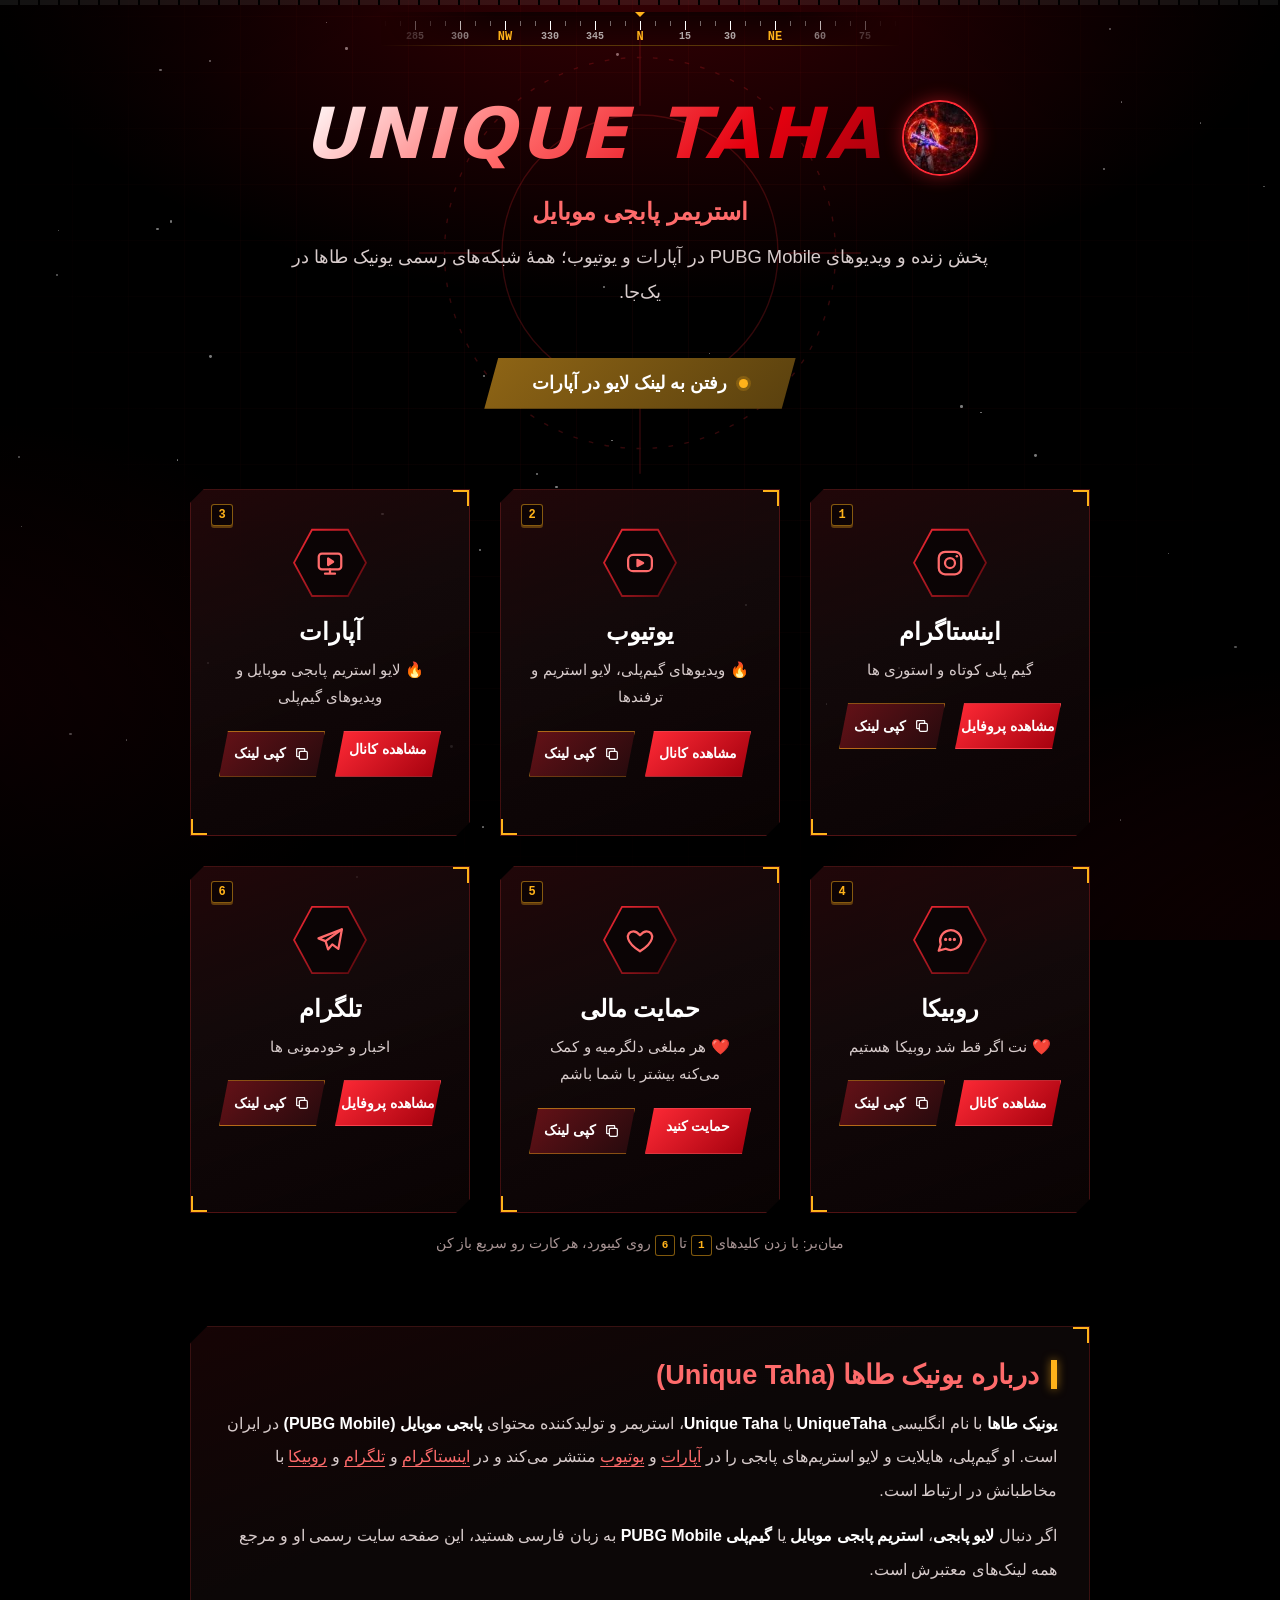
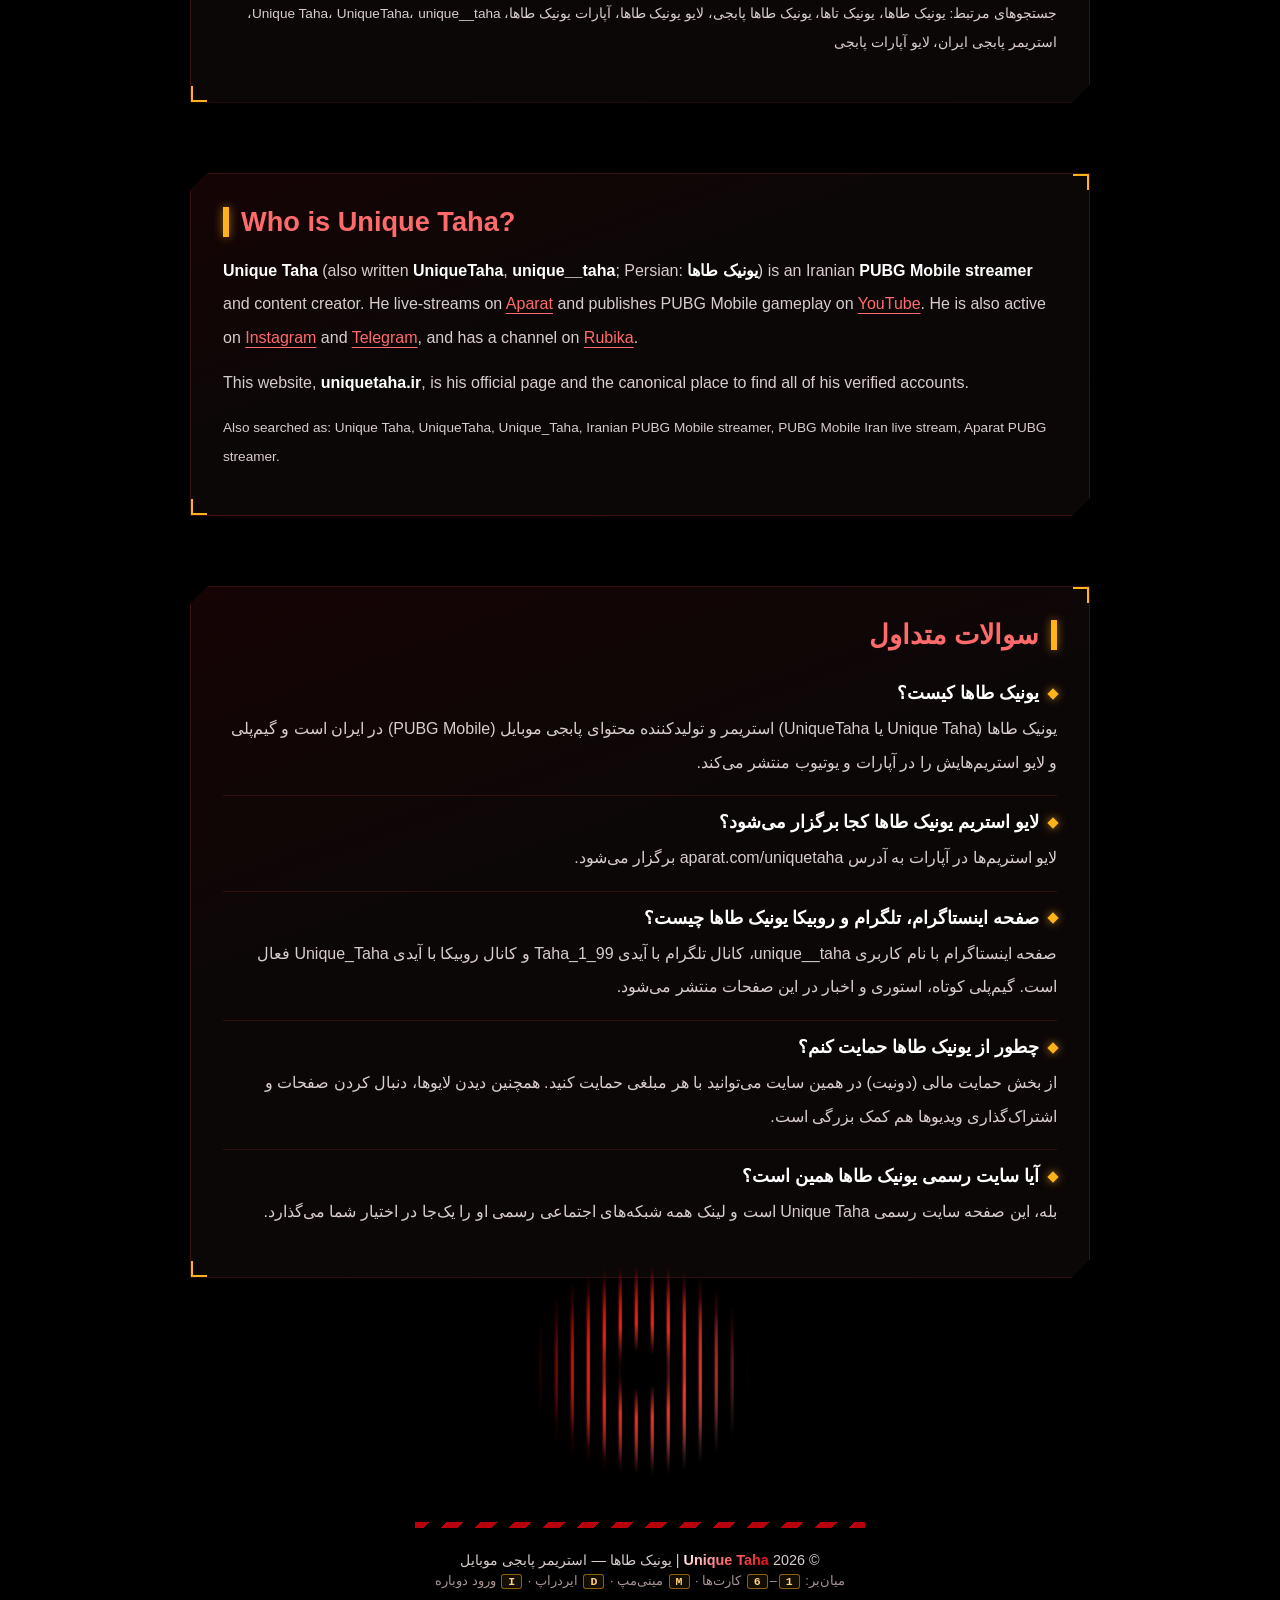
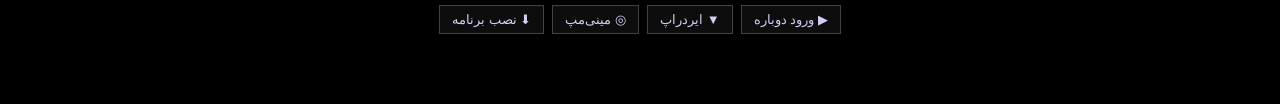
<file: index.html>
<!DOCTYPE html>
<html lang="fa" dir="rtl">
<head>
    <meta charset="UTF-8">
    <meta name="viewport" content="width=device-width, initial-scale=1.0, viewport-fit=cover">
    <script>
    (function(){var d=document.documentElement,q=location.search,rm=false,introTest=/[?&]intro\b/.test(q);
    try{rm=window.matchMedia('(prefers-reduced-motion: reduce)').matches}catch(e){}
    if(/[?&]fx=full\b/.test(q)){d.classList.add('fx-full')}else if(rm){d.classList.add('fx-calm')}
    try{var n=navigator,c=n.connection||{},m=/[?&]lite(?:=([01]))?(?:&|$)/.exec(q);if(m?m[1]!=='0':((n.hardwareConcurrency&&n.hardwareConcurrency<=4)||(n.deviceMemory&&n.deviceMemory<=2)||c.saveData||/(^|-)(2g|3g)$/.test(c.effectiveType||'')))d.classList.add('fx-lite');if(!introTest&&(c.saveData||/(^|-)(2g|3g)$/.test(c.effectiveType||'')))d.classList.add('no-intro')}catch(e){}
    try{if(sessionStorage.getItem('introSeen')&&!introTest)d.classList.add('no-intro')}catch(e){}
    try{if(!d.classList.contains('no-intro')&&!d.classList.contains('fx-calm')){['c130-front.webp','c130-side.webp','c130-rear34.webp'].forEach(function(f){var l=document.createElement('link');l.rel='preload';l.as='image';l.href=f;document.head.appendChild(l)})}}catch(e){}
    setTimeout(function(){var e=document.getElementById('dropIn');if(e&&!window.__fxIntroStarted&&e.parentNode)e.parentNode.removeChild(e)},6000)})();
    </script>
    <noscript><style>.dropin{display:none!important}</style></noscript>
    <title>یونیک طاها | Unique Taha — استریمر پابجی موبایل ایران | لایو در آپارات</title>
    <meta name="description" content="سایت رسمی یونیک طاها (UniqueTaha) استریمر پابجی موبایل در ایران؛ لایو استریم و ویدیوهای گیم‌پلی PUBG Mobile در آپارات و یوتیوب، لینک اینستاگرام، تلگرام و حمایت مالی. Official site of Unique Taha, Iranian PUBG Mobile streamer.">
    <meta name="keywords" content="یونیک طاها, یونیک تاها, UniqueTaha, Unique Taha, unique_taha, uniquetaha, استریمر پابجی, استریمر پابجی موبایل, لایو پابجی, استریم پابجی, پابجی موبایل ایران, PUBG Mobile Iran streamer, گیم پلی پابجی, هایلایت پابجی, آپارات یونیک طاها">
    <meta name="author" content="Unique Taha">
    <meta name="robots" content="index, follow, max-image-preview:large, max-snippet:-1, max-video-preview:-1">
    <meta name="theme-color" content="#000000">
    <link rel="canonical" href="https://uniquetaha.ir/">
    <link rel="alternate" hreflang="fa" href="https://uniquetaha.ir/">
    <link rel="alternate" hreflang="x-default" href="https://uniquetaha.ir/">

    <!-- Open Graph -->
    <meta property="og:site_name" content="Unique Taha | یونیک طاها">
    <meta property="og:locale" content="fa_IR">
    <meta property="og:type" content="profile">
    <meta property="og:url" content="https://uniquetaha.ir/">
    <meta property="og:title" content="یونیک طاها | Unique Taha — استریمر پابجی موبایل ایران | لایو در آپارات">
    <meta property="og:description" content="سایت رسمی یونیک طاها (UniqueTaha) استریمر پابجی موبایل در ایران؛ لایو استریم و ویدیوهای گیم‌پلی PUBG Mobile در آپارات و یوتیوب، لینک اینستاگرام، تلگرام و حمایت مالی. Official site of Unique Taha, Iranian PUBG Mobile streamer.">
    <meta property="og:image" content="https://uniquetaha.ir/og.jpg">
    <meta property="og:image:width" content="1200">
    <meta property="og:image:height" content="630">
    <meta property="og:image:alt" content="Unique Taha - استریمر پابجی موبایل">

    <!-- Twitter -->
    <meta name="twitter:card" content="summary_large_image">
    <meta name="twitter:title" content="یونیک طاها | Unique Taha — استریمر پابجی موبایل ایران | لایو در آپارات">
    <meta name="twitter:description" content="سایت رسمی یونیک طاها (UniqueTaha) استریمر پابجی موبایل در ایران؛ لایو استریم و ویدیوهای گیم‌پلی PUBG Mobile در آپارات و یوتیوب، لینک اینستاگرام، تلگرام و حمایت مالی. Official site of Unique Taha, Iranian PUBG Mobile streamer.">
    <meta name="twitter:image" content="https://uniquetaha.ir/og.jpg">

    <link rel="alternate" type="text/plain" href="https://uniquetaha.ir/llms.txt" title="LLM-readable summary">
    <link rel="manifest" href="/site.webmanifest">
    <link rel="author" href="https://uniquetaha.ir/humans.txt">
    <link rel="me" href="https://www.instagram.com/unique__taha">
    <link rel="me" href="https://www.youtube.com/@uniquetaha">
    <link rel="me" href="https://www.aparat.com/uniquetaha">
    <link rel="me" href="https://t.me/Taha_1_99">
    <link rel="me" href="https://rubika.ir/Unique_Taha">
    <meta name="application-name" content="Unique Taha">
    <meta name="apple-mobile-web-app-title" content="یونیک طاها">
    <meta name="apple-mobile-web-app-capable" content="yes">
    <meta name="mobile-web-app-capable" content="yes">
    <meta name="apple-mobile-web-app-status-bar-style" content="black-translucent">
    <meta name="format-detection" content="telephone=no">
    <meta name="subject" content="PUBG Mobile streamer from Iran">
    <meta name="geo.region" content="IR">
    <meta name="language" content="Persian">
    <link rel="icon" href="favicon.ico" sizes="any">
    <link rel="icon" type="image/png" sizes="32x32" href="favicon-32.png">
    <link rel="apple-touch-icon" sizes="180x180" href="apple-touch-icon.png">

    <script type="application/ld+json">
{
  "@context": "https://schema.org",
  "@type": "Person",
  "@id": "https://uniquetaha.ir/#person",
  "name": "یونیک طاها",
  "alternateName": [
    "Unique Taha",
    "UniqueTaha",
    "unique_taha",
    "یونیک تاها",
    "unique__taha"
  ],
  "url": "https://uniquetaha.ir/",
  "image": "https://uniquetaha.ir/og.jpg",
  "jobTitle": "استریمر پابجی موبایل",
  "description": "استریمر و تولیدکننده محتوای PUBG Mobile در ایران",
  "knowsAbout": [
    "PUBG Mobile",
    "پابجی موبایل",
    "لایو استریم",
    "گیم‌پلی"
  ],
  "nationality": {
    "@type": "Country",
    "name": "Iran"
  },
  "sameAs": [
    "https://www.instagram.com/unique__taha",
    "https://www.youtube.com/@uniquetaha",
    "https://www.aparat.com/uniquetaha",
    "https://t.me/Taha_1_99",
    "https://rubika.ir/Unique_Taha"
  ]
}
</script>
    <script type="application/ld+json">
{
  "@context": "https://schema.org",
  "@type": "WebSite",
  "@id": "https://uniquetaha.ir/#website",
  "url": "https://uniquetaha.ir/",
  "name": "Unique Taha | یونیک طاها",
  "alternateName": [
    "UniqueTaha",
    "یونیک طاها"
  ],
  "inLanguage": "fa-IR",
  "publisher": {
    "@id": "https://uniquetaha.ir/#person"
  }
}
</script>
    <script type="application/ld+json">
{
  "@context": "https://schema.org",
  "@type": "ProfilePage",
  "url": "https://uniquetaha.ir/",
  "name": "یونیک طاها | Unique Taha — استریمر پابجی موبایل ایران | لایو در آپارات",
  "inLanguage": "fa-IR",
  "mainEntity": {
    "@id": "https://uniquetaha.ir/#person"
  }
}
</script>
    <script type="application/ld+json">
{
  "@context": "https://schema.org",
  "@type": "FAQPage",
  "mainEntity": [
    {
      "@type": "Question",
      "name": "یونیک طاها کیست؟",
      "acceptedAnswer": {
        "@type": "Answer",
        "text": "یونیک طاها (Unique Taha یا UniqueTaha) استریمر و تولیدکننده محتوای پابجی موبایل (PUBG Mobile) در ایران است و گیم‌پلی و لایو استریم‌هایش را در آپارات و یوتیوب منتشر می‌کند."
      }
    },
    {
      "@type": "Question",
      "name": "لایو استریم یونیک طاها کجا برگزار می‌شود؟",
      "acceptedAnswer": {
        "@type": "Answer",
        "text": "لایو استریم‌ها در آپارات به آدرس aparat.com/uniquetaha برگزار می‌شود."
      }
    },
    {
      "@type": "Question",
      "name": "صفحه اینستاگرام، تلگرام و روبیکا یونیک طاها چیست؟",
      "acceptedAnswer": {
        "@type": "Answer",
        "text": "صفحه اینستاگرام با نام کاربری unique__taha، کانال تلگرام با آیدی Taha_1_99 و کانال روبیکا با آیدی Unique_Taha فعال است. گیم‌پلی کوتاه، استوری و اخبار در این صفحات منتشر می‌شود."
      }
    },
    {
      "@type": "Question",
      "name": "چطور از یونیک طاها حمایت کنم؟",
      "acceptedAnswer": {
        "@type": "Answer",
        "text": "از بخش حمایت مالی (دونیت) در همین سایت می‌توانید با هر مبلغی حمایت کنید. همچنین دیدن لایوها، دنبال کردن صفحات و اشتراک‌گذاری ویدیوها هم کمک بزرگی است."
      }
    },
    {
      "@type": "Question",
      "name": "یونیک تاها یا Unique Taha همان یونیک طاها است؟",
      "acceptedAnswer": {
        "@type": "Answer",
        "text": "بله. «یونیک طاها»، «یونیک تاها»، «Unique Taha»، «UniqueTaha» و «unique__taha» همگی املاهای مختلف نام یک نفر هستند؛ استریمر پابجی موبایلی که لایو و گیم‌پلی‌هایش را در آپارات و یوتیوب منتشر می‌کند."
      }
    },
    {
      "@type": "Question",
      "name": "آیا سایت رسمی یونیک طاها همین است؟",
      "acceptedAnswer": {
        "@type": "Answer",
        "text": "بله، این صفحه سایت رسمی Unique Taha است و لینک همه شبکه‌های اجتماعی رسمی او را یک‌جا در اختیار شما می‌گذارد."
      }
    }
  ]
}
</script>

    <link rel="stylesheet" href="style.css?v=1923b770">
    <script src="app.js?v=e71be902" defer></script>
    <script src="fx.js?v=cebaf90d" defer></script>
    <script src="pwa.js?v=4a5fe439" defer></script>
</head>
<body>

    <!-- Drop-in intro: plane -> free fall -> parachute -> landing -> shutters open. Decorative, skippable. -->
    <div class="dropin" id="dropIn" role="presentation">
        <div class="dropin-panel dropin-panel-a"></div>
        <div class="dropin-panel dropin-panel-b"></div>
        <div class="dropin-seam"></div>
        <div class="dropin-stage" aria-hidden="true">
            <div class="dropin-sky">
                <div class="dropin-cloud dropin-cloud-a"></div>
                <div class="dropin-cloud dropin-cloud-b"></div>
                <div class="dropin-cloud dropin-cloud-c"></div>
                <div class="dropin-streaks">
                    <i style="left:5%;--d:.42s;--dl:-.10s"></i><i style="left:12%;--d:.31s;--dl:-.22s"></i><i style="left:19%;--d:.50s;--dl:-.05s"></i><i style="left:27%;--d:.36s;--dl:-.30s"></i>
                    <i style="left:34%;--d:.46s;--dl:-.18s"></i><i style="left:42%;--d:.33s;--dl:-.12s"></i><i style="left:58%;--d:.44s;--dl:-.26s"></i><i style="left:66%;--d:.30s;--dl:-.08s"></i>
                    <i style="left:73%;--d:.48s;--dl:-.34s"></i><i style="left:81%;--d:.35s;--dl:-.16s"></i><i style="left:89%;--d:.41s;--dl:-.02s"></i><i style="left:95%;--d:.38s;--dl:-.24s"></i>
                </div>
            </div>
            <i class="dropin-clock" aria-hidden="true"></i>
            <div class="dropin-air" aria-hidden="true">
                <div class="dropin-craft" id="dropCraft">
                    <img class="dropin-v-front" data-src="c130-front.webp" alt="" width="727" height="213" decoding="async">
                    <div class="dropin-sidegrp">
                        <span class="dropin-trail dropin-trail-a"></span><span class="dropin-trail dropin-trail-b"></span>
                        <img class="dropin-v-side" data-src="c130-side.webp" alt="" width="1200" height="463" decoding="async">
                        <i class="dropin-prop" style="left:62%"></i><i class="dropin-prop" style="left:69%"></i>
                    </div>
                    <img class="dropin-v-rear" data-src="c130-rear34.webp" alt="" width="727" height="221" decoding="async">
                </div>
            </div>
            <div class="dropin-target">
                <span class="dropin-zone"></span><span class="dropin-shock"></span><span class="dropin-shock dropin-shock-2"></span>
            </div>
            <div class="dropin-jumper">
                <span class="dropin-wind"></span>
                <div class="dropin-swing">
                    <svg class="dropin-canopy" viewBox="0 0 170 112" focusable="false">
                        <defs><linearGradient id="dropinChute" x1="0" y1="0" x2="0" y2="1"><stop offset="0" stop-color="#ff5562"/><stop offset="1" stop-color="#9a0011"/></linearGradient></defs>
                        <path d="M6 66C6 26 44 6 85 6s79 20 79 60q-10-9-20 0-10-9-20 0-10-9-20 0-10-9-20 0-10-9-20 0-10-9-20 0-10-9-20 0z" fill="url(#dropinChute)" stroke="#ffb21a" stroke-width="2"/>
                        <path d="M85 6C66 14 52 34 47 66h38z" fill="rgba(255,255,255,.26)"/><path d="M85 6C104 14 118 34 123 66H85z" fill="rgba(0,0,0,.22)"/>
                        <path d="M85 6V66M85 6C60 12 40 34 36 66M85 6c25 6 45 28 49 60" stroke="rgba(0,0,0,.35)" stroke-width="1.4" fill="none"/>
                        <path d="M6 66L85 112M26 66L85 112M46 66L85 112M65 66L85 112M85 66V112M105 66L85 112M124 66L85 112M144 66L85 112M164 66L85 112" stroke="rgba(255,255,255,.55)" stroke-width="1" fill="none"/>
                    </svg>
                    <div class="dropin-badge"><img src="logo.webp" alt="" width="92" height="92" fetchpriority="high"></div>
                </div>
            </div>
            <div class="dropin-dust"></div>
            <div class="dropin-title"><b>Unique Taha</b><small>یونیک طاها</small></div>
            <div class="dropin-hud"><span>ALT <b class="dropin-alt">0</b> M</span><span class="dropin-status">LANDED</span><span>ZONE 01</span></div>
            <div class="dropin-flash"></div>
        </div>
        <button class="dropin-skip" id="dropSkip" type="button" aria-label="رد کردن انیمیشن ورود">رد کردن <kbd>Esc</kbd></button>
    </div>

    <!-- Custom Cursor Glow -->
    <div class="cursor-glow" id="cursorGlow" aria-hidden="true"></div>

    <!-- Gaming HUD -->
    <div class="hp-bar" aria-hidden="true"><div class="hp-fill" id="hpFill"></div></div>
    <div class="compass" id="compass" aria-hidden="true"><div class="compass-track" id="compassTrack"></div></div>
    <div class="killfeed" id="killfeed" aria-hidden="true"></div>

    <div class="stars" id="stars" aria-hidden="true"></div>
    <div class="nebula" aria-hidden="true"></div>

    <main class="container">
        <header class="header">
            <svg class="reticle" viewBox="0 0 400 400" aria-hidden="true" focusable="false"><circle cx="200" cy="200" r="120"/><circle cx="200" cy="200" r="170" stroke-dasharray="4 10"/><path d="M200 8v64M200 328v64M8 200h64M328 200h64"/></svg>
            <h1><img class="site-logo" src="logo.webp" alt="لوگوی یونیک طاها" width="96" height="96" fetchpriority="high"><span class="site-title"><span class="site-name">Unique Taha</span><span class="site-name-fa" lang="fa"></span></span></h1>
            <p class="subtitle">استریمر پابجی موبایل</p>
            <p class="tagline">پخش زنده و ویدیوهای PUBG Mobile در آپارات و یوتیوب؛ همهٔ شبکه‌های رسمی یونیک طاها در یک‌جا.</p>
            <ul class="hud-chips">
              
                
                <li id="liveStatus" data-state="checking" role="status" aria-live="polite">
                    <span class="live-status-dot" aria-hidden="true"></span>
                    <span id="liveStatusText">در حال بررسی وضعیت لایو...</span>
                </li>
            </ul>
            <div class="cta-wrap"><a id="liveCta" class="live-cta vpn-link-btn" href="https://www.aparat.com/uniquetaha/live" rel="noopener" data-url="https://www.aparat.com/uniquetaha/live" data-state="checking"><span class="live-status-dot" aria-hidden="true"></span><span id="liveCtaText">بررسی وضعیت آپارات...</span></a></div>
        </header>

        <nav class="social-links" aria-label="شبکه‌های اجتماعی یونیک طاها">
            <div class="social-card">
                <kbd class="keycap" aria-hidden="true">1</kbd>
                <span class="social-icon" aria-hidden="true"><svg viewBox="0 0 24 24" focusable="false"><rect x="3" y="3" width="18" height="18" rx="5"/><circle cx="12" cy="12" r="4"/><circle cx="17.5" cy="6.5" r="1" fill="currentColor" stroke="none"/></svg></span>
                <h2 style="font-size:1.5rem;margin-bottom:10px">اینستاگرام</h2>
                <p>گیم پلی کوتاه و استوری ها</p>
                <div class="social-card-actions">
                    <a href="https://www.instagram.com/unique__taha" target="_blank" rel="me noopener">مشاهده پروفایل</a>
                    <button class="copy-link-button" type="button" aria-label="کپی لینک اینستاگرام" data-copied-label="لینک اینستاگرام کپی شد">
                        <svg class="copy-default-icon" viewBox="0 0 24 24" aria-hidden="true"><rect x="8" y="8" width="12" height="12" rx="2"/><path d="M16 8V5a1 1 0 0 0-1-1H5a1 1 0 0 0-1 1v10a1 1 0 0 0 1 1h3"/></svg>
                        <svg class="copy-success-icon" viewBox="0 0 24 24" aria-hidden="true"><path d="m5 12 4 4L19 6"/></svg>
                        <span>کپی لینک</span>
                    </button>
                    <span class="copy-link-feedback" role="status" aria-live="polite"></span>
                </div>
            </div>

            <div class="social-card">
                <kbd class="keycap" aria-hidden="true">2</kbd>
                <span class="social-icon" aria-hidden="true"><svg viewBox="0 0 24 24" focusable="false"><rect x="2.5" y="5.5" width="19" height="13" rx="4"/><path d="M10 9.5v5l4.5-2.5z" fill="currentColor"/></svg></span>
                <h2 style="font-size:1.5rem;margin-bottom:10px">یوتیوب</h2>
                <p>🔥 ویدیوهای گیم‌پلی، لایو استریم و ترفندها</p>
                <div class="social-card-actions">
                    <a href="https://www.youtube.com/@uniquetaha" target="_blank" rel="me noopener">مشاهده کانال</a>
                    <button class="copy-link-button" type="button" aria-label="کپی لینک یوتیوب" data-copied-label="لینک یوتیوب کپی شد">
                        <svg class="copy-default-icon" viewBox="0 0 24 24" aria-hidden="true"><rect x="8" y="8" width="12" height="12" rx="2"/><path d="M16 8V5a1 1 0 0 0-1-1H5a1 1 0 0 0-1 1v10a1 1 0 0 0 1 1h3"/></svg>
                        <svg class="copy-success-icon" viewBox="0 0 24 24" aria-hidden="true"><path d="m5 12 4 4L19 6"/></svg>
                        <span>کپی لینک</span>
                    </button>
                    <span class="copy-link-feedback" role="status" aria-live="polite"></span>
                </div>
            </div>

            <div class="social-card">
                <kbd class="keycap" aria-hidden="true">3</kbd>
                <span class="social-icon" aria-hidden="true"><svg viewBox="0 0 24 24" focusable="false"><rect x="3" y="4.5" width="18" height="12.5" rx="2.5"/><path d="M8 20.5h8M12 17v3.5"/><path d="M10.5 8.4v5.2l4-2.6z" fill="currentColor"/></svg></span>
                <h2 style="font-size:1.5rem;margin-bottom:10px">آپارات</h2>
                <p>🔥 لایو استریم پابجی موبایل و ویدیوهای گیم‌پلی</p>
                <div class="social-card-actions">
                    <a class="vpn-link-btn" href="https://www.aparat.com/uniquetaha" rel="me noopener" data-url="https://www.aparat.com/uniquetaha">مشاهده کانال</a>
                    <button class="copy-link-button" type="button" aria-label="کپی لینک آپارات" data-copied-label="لینک آپارات کپی شد">
                        <svg class="copy-default-icon" viewBox="0 0 24 24" aria-hidden="true"><rect x="8" y="8" width="12" height="12" rx="2"/><path d="M16 8V5a1 1 0 0 0-1-1H5a1 1 0 0 0-1 1v10a1 1 0 0 0 1 1h3"/></svg>
                        <svg class="copy-success-icon" viewBox="0 0 24 24" aria-hidden="true"><path d="m5 12 4 4L19 6"/></svg>
                        <span>کپی لینک</span>
                    </button>
                    <span class="copy-link-feedback" role="status" aria-live="polite"></span>
                </div>
            </div>

            <div class="social-card">
                <kbd class="keycap" aria-hidden="true">4</kbd>
                <span class="social-icon" aria-hidden="true"><svg viewBox="0 0 24 24" focusable="false"><path d="M21 11.5a8.5 8.5 0 0 1-12.4 7.5L3 20.5l1.6-4.9A8.5 8.5 0 1 1 21 11.5z"/><path d="M8.5 11.5h.01M12 11.5h.01M15.5 11.5h.01" stroke-width="2.6"/></svg></span>
                <h2 style="font-size:1.5rem;margin-bottom:10px">روبیکا</h2>
                <p>❤️ نت اگر قط شد روبیکا‌ هستیم</p>
                <div class="social-card-actions">
                    <a href="https://rubika.ir/Unique_Taha" target="_blank" rel="me noopener">مشاهده کانال</a>
                    <button class="copy-link-button" type="button" aria-label="کپی لینک روبیکا" data-copied-label="لینک روبیکا کپی شد">
                        <svg class="copy-default-icon" viewBox="0 0 24 24" aria-hidden="true"><rect x="8" y="8" width="12" height="12" rx="2"/><path d="M16 8V5a1 1 0 0 0-1-1H5a1 1 0 0 0-1 1v10a1 1 0 0 0 1 1h3"/></svg>
                        <svg class="copy-success-icon" viewBox="0 0 24 24" aria-hidden="true"><path d="m5 12 4 4L19 6"/></svg>
                        <span>کپی لینک</span>
                    </button>
                    <span class="copy-link-feedback" role="status" aria-live="polite"></span>
                </div>
            </div>

            <div class="social-card">
                <kbd class="keycap" aria-hidden="true">5</kbd>
                <span class="social-icon" aria-hidden="true"><svg viewBox="0 0 24 24" focusable="false"><path d="M12 21s-8-4.9-9.5-10C1.6 7.8 3.6 5 6.7 5c2 0 3.6 1.1 5.3 3.2C13.7 6.1 15.3 5 17.3 5c3.1 0 5.1 2.8 4.2 6C20 16.1 12 21 12 21z"/></svg></span>
                <h2 style="font-size:1.5rem;margin-bottom:10px">حمایت مالی</h2>
                <p>❤️ هر مبلغی دلگرمیه و کمک می‌کنه بیشتر با شما باشم</p>
                <div class="social-card-actions">
                    <a class="vpn-link-btn" href="https://reymit.ir/uniquetaha" rel="noopener" data-url="https://reymit.ir/uniquetaha">حمایت کنید</a>
                    <button class="copy-link-button" type="button" aria-label="کپی لینک حمایت مالی" data-copied-label="لینک حمایت مالی کپی شد">
                        <svg class="copy-default-icon" viewBox="0 0 24 24" aria-hidden="true"><rect x="8" y="8" width="12" height="12" rx="2"/><path d="M16 8V5a1 1 0 0 0-1-1H5a1 1 0 0 0-1 1v10a1 1 0 0 0 1 1h3"/></svg>
                        <svg class="copy-success-icon" viewBox="0 0 24 24" aria-hidden="true"><path d="m5 12 4 4L19 6"/></svg>
                        <span>کپی لینک</span>
                    </button>
                    <span class="copy-link-feedback" role="status" aria-live="polite"></span>
                </div>
            </div>

            <div class="social-card">
                <kbd class="keycap" aria-hidden="true">6</kbd>
                <span class="social-icon" aria-hidden="true"><svg viewBox="0 0 24 24" focusable="false"><path d="M21.5 3.5 2.8 10.7l5.6 2.2 2.1 6.6 3.3-4 4.9 3.6z"/><path d="M8.4 12.9l13.1-9.4"/></svg></span>
                <h2 style="font-size:1.5rem;margin-bottom:10px">تلگرام</h2>
                <p>اخبار و خودمونی ها</p>
                <div class="social-card-actions">
                    <a href="https://t.me/Taha_1_99" target="_blank" rel="me noopener">مشاهده پروفایل</a>
                    <button class="copy-link-button" type="button" aria-label="کپی لینک تلگرام" data-copied-label="لینک تلگرام کپی شد">
                        <svg class="copy-default-icon" viewBox="0 0 24 24" aria-hidden="true"><rect x="8" y="8" width="12" height="12" rx="2"/><path d="M16 8V5a1 1 0 0 0-1-1H5a1 1 0 0 0-1 1v10a1 1 0 0 0 1 1h3"/></svg>
                        <svg class="copy-success-icon" viewBox="0 0 24 24" aria-hidden="true"><path d="m5 12 4 4L19 6"/></svg>
                        <span>کپی لینک</span>
                    </button>
                    <span class="copy-link-feedback" role="status" aria-live="polite"></span>
                </div>
            </div>
        </nav>
        <p class="hotkey-hint">میان‌بر: با زدن کلیدهای <kbd>1</kbd> تا <kbd>6</kbd> روی کیبورد، هر کارت رو سریع باز کن</p>

        <section class="info-section" id="about">
            <h2>درباره یونیک طاها (Unique Taha)</h2>
            <p><strong>یونیک طاها</strong> با نام انگلیسی <strong>UniqueTaha</strong> یا <strong>Unique Taha</strong>، استریمر و تولیدکننده محتوای <strong>پابجی موبایل (PUBG Mobile)</strong> در ایران است.
               او گیم‌پلی، هایلایت و لایو استریم‌های پابجی را در <a href="https://www.aparat.com/uniquetaha" rel="me noopener">آپارات</a> و <a href="https://www.youtube.com/@uniquetaha" rel="me noopener">یوتیوب</a> منتشر می‌کند و در
               <a href="https://www.instagram.com/unique__taha" rel="me noopener">اینستاگرام</a> و <a href="https://t.me/Taha_1_99" rel="me noopener">تلگرام</a> و <a href="https://rubika.ir/Unique_Taha" rel="me noopener">روبیکا</a> با مخاطبانش در ارتباط است.</p>
            <p>اگر دنبال <strong>لایو پابجی</strong>، <strong>استریم پابجی موبایل</strong> یا <strong>گیم‌پلی PUBG Mobile</strong> به زبان فارسی هستید، این صفحه سایت رسمی او و مرجع همه لینک‌های معتبرش است.</p>
            <p class="name-variants">جستجوهای مرتبط: یونیک طاها، یونیک تاها، یونیک طاها پابجی، لایو یونیک طاها، آپارات یونیک طاها، Unique Taha، UniqueTaha، unique__taha، استریمر پابجی ایران، لایو آپارات پابجی</p>
        </section>

        <section class="info-section" id="about-en" lang="en" dir="ltr" style="text-align:left">
            <h2>Who is Unique Taha?</h2>
            <p><strong>Unique Taha</strong> (also written <strong>UniqueTaha</strong>, <strong>unique__taha</strong>; Persian: <strong>یونیک طاها</strong>) is an Iranian <strong>PUBG Mobile streamer</strong> and content creator.
               He live-streams on <a href="https://www.aparat.com/uniquetaha" rel="me noopener">Aparat</a> and publishes PUBG Mobile gameplay on <a href="https://www.youtube.com/@uniquetaha" rel="me noopener">YouTube</a>.
               He is also active on <a href="https://www.instagram.com/unique__taha" rel="me noopener">Instagram</a> and <a href="https://t.me/Taha_1_99" rel="me noopener">Telegram</a>, and has a channel on <a href="https://rubika.ir/Unique_Taha" rel="me noopener">Rubika</a>.</p>
            <p>This website, <strong>uniquetaha.ir</strong>, is his official page and the canonical place to find all of his verified accounts.</p>
            <p class="name-variants">Also searched as: Unique Taha, UniqueTaha, Unique_Taha, Iranian PUBG Mobile streamer, PUBG Mobile Iran live stream, Aparat PUBG streamer.</p>
        </section>

        <section class="info-section" id="faq">
            <h2>سوالات متداول</h2>
            <div class="faq-item">
                <h3>یونیک طاها کیست؟</h3>
                <p>یونیک طاها (Unique Taha یا UniqueTaha) استریمر و تولیدکننده محتوای پابجی موبایل (PUBG Mobile) در ایران است و گیم‌پلی و لایو استریم‌هایش را در آپارات و یوتیوب منتشر می‌کند.</p>
            </div>
            <div class="faq-item">
                <h3>لایو استریم یونیک طاها کجا برگزار می‌شود؟</h3>
                <p>لایو استریم‌ها در آپارات به آدرس aparat.com/uniquetaha برگزار می‌شود.</p>
            </div>
            <div class="faq-item">
                <h3>صفحه اینستاگرام، تلگرام و روبیکا یونیک طاها چیست؟</h3>
                <p>صفحه اینستاگرام با نام کاربری unique__taha، کانال تلگرام با آیدی Taha_1_99 و کانال روبیکا با آیدی Unique_Taha فعال است. گیم‌پلی کوتاه، استوری و اخبار در این صفحات منتشر می‌شود.</p>
            </div>
            <div class="faq-item">
                <h3>چطور از یونیک طاها حمایت کنم؟</h3>
                <p>از بخش حمایت مالی (دونیت) در همین سایت می‌توانید با هر مبلغی حمایت کنید. همچنین دیدن لایوها، دنبال کردن صفحات و اشتراک‌گذاری ویدیوها هم کمک بزرگی است.</p>
            </div>
            <div class="faq-item">
                <h3>آیا سایت رسمی یونیک طاها همین است؟</h3>
                <p>بله، این صفحه سایت رسمی Unique Taha است و لینک همه شبکه‌های اجتماعی رسمی او را یک‌جا در اختیار شما می‌گذارد.</p>
            </div>
        </section>

        <!-- Uiverse.io by dexter-st -->
        <div class="loader-wrapper" aria-hidden="true">
            <span class="loader-letter">a</span>
            <span class="loader-letter">h</span>
            <span class="loader-letter">a</span>
            <span class="loader-letter">T</span>
            <span class="loader-letter">e</span>
            <span class="loader-letter">u</span>
            <span class="loader-letter">q</span>
            <span class="loader-letter">i</span>
            <span class="loader-letter">n</span>
            <span class="loader-letter">U</span>
            <div class="loader"></div>
        </div>

        <footer class="footer">
            <div class="footer-content">
                <div class="footer-text">
                    <p>© 2026 <strong>Unique Taha</strong> | یونیک طاها — استریمر پابجی موبایل </p>
                    <p class="footer-hint" aria-hidden="true">میان‌بر: <kbd>1</kbd>–<kbd>6</kbd> کارت‌ها · <kbd>M</kbd> مینی‌مپ · <kbd>D</kbd> ایردراپ · <kbd>I</kbd> ورود دوباره</p>
                    <div class="fx-controls">
                        <button type="button" class="fx-btn" data-fx="intro">▶ ورود دوباره</button>
                        <button type="button" class="fx-btn" data-fx="drop">▼ ایردراپ</button>
                        <button type="button" class="fx-btn" data-fx="radar">◎ مینی‌مپ</button>
                        <button type="button" class="fx-btn" id="appInstallBtn" data-app="install" hidden>⬇ نصب برنامه</button>
                    </div>
                </div>
            </div>
        </footer>
    </main>

    <!-- Scroll to Top Button -->
    <!-- Radar minimap: one pin per card (same layout as the cards). Click a pin = jump to that card. -->
    <aside class="radar" id="radar" data-open="true" aria-label="مینی‌مپ، رفتن به کارت‌ها">
        <button class="radar-toggle" id="radarToggle" type="button" aria-expanded="true" aria-controls="radarBody" aria-label="نمایش یا پنهان کردن مینی‌مپ"><span class="radar-live" aria-hidden="true"></span><span>MAP</span><kbd aria-hidden="true">M</kbd></button>
        <div class="radar-body" id="radarBody">
            <div class="radar-disc">
                <svg viewBox="0 0 100 100" aria-hidden="true" focusable="false">
                    <circle cx="50" cy="50" r="46" fill="none" stroke="rgba(255,70,70,.28)" stroke-width=".6"/>
                    <circle cx="50" cy="50" r="31" fill="none" stroke="rgba(255,70,70,.24)" stroke-width=".5"/>
                    <circle cx="50" cy="50" r="16" fill="none" stroke="rgba(255,70,70,.22)" stroke-width=".5"/>
                    <path d="M50 4V96M4 50H96" stroke="rgba(255,70,70,.2)" stroke-width=".4"/>
                    <path d="M16 16L84 84M84 16L16 84" stroke="rgba(255,70,70,.1)" stroke-width=".3"/>
                    <path d="M18 40C22 22 40 14 58 17C78 20 86 34 82 54C79 72 62 84 44 82C26 80 14 60 18 40Z" fill="rgba(255,60,60,.07)" stroke="rgba(255,178,26,.35)" stroke-width=".6"/>
                    <ellipse cx="60" cy="52" rx="9" ry="5" fill="rgba(90,150,255,.16)" stroke="rgba(130,175,255,.4)" stroke-width=".4"/>
                    <path d="M73 32L50 28L27 32L27 68L50 72L73 68Z" fill="none" stroke="rgba(255,178,26,.4)" stroke-width=".7" stroke-dasharray="2 2"/>
                    <path d="M50 2v4M98 50h-4M50 98v-4M2 50h4" stroke="rgba(255,210,122,.7)" stroke-width="1"/>
                    <text x="50" y="12" text-anchor="middle" font-family="Courier New, monospace" font-size="6" font-weight="700" fill="rgba(255,210,122,.85)">N</text>
                </svg>
                <div class="radar-sweep" aria-hidden="true"></div>
                <button class="radar-pin" type="button" data-i="0" data-label="اینستاگرام" style="left:73%;top:32%"><span class="radar-pin-ring"></span><span class="radar-pin-core" aria-hidden="true">1</span></button>
                <button class="radar-pin" type="button" data-i="1" data-label="یوتیوب" style="left:50%;top:28%"><span class="radar-pin-ring"></span><span class="radar-pin-core" aria-hidden="true">2</span></button>
                <button class="radar-pin" type="button" data-i="2" data-label="آپارات" style="left:27%;top:32%"><span class="radar-pin-ring"></span><span class="radar-pin-core" aria-hidden="true">3</span></button>
                <button class="radar-pin" type="button" data-i="3" data-label="روبیکا" style="left:73%;top:68%"><span class="radar-pin-ring"></span><span class="radar-pin-core" aria-hidden="true">4</span></button>
                <button class="radar-pin" type="button" data-i="4" data-label="حمایت مالی" style="left:50%;top:72%"><span class="radar-pin-ring"></span><span class="radar-pin-core" aria-hidden="true">5</span></button>
                <button class="radar-pin" type="button" data-i="5" data-label="تلگرام" style="left:27%;top:68%"><span class="radar-pin-ring"></span><span class="radar-pin-core" aria-hidden="true">6</span></button>
            </div>
            <div class="radar-caption" id="radarCaption"><i aria-hidden="true">▶</i><span id="radarCaptionText">نقشه سایت</span></div>
        </div>
    </aside>

    <button class="scroll-top" id="scrollTop" aria-label="بازگشت به بالا">↑</button>

    <!-- Modal for VPN Warning -->
    <div class="modal-overlay" id="vpnModal" role="dialog" aria-modal="true">
        <div class="modal-content">
            <h3><svg class="modal-icon" viewBox="0 0 24 24" aria-hidden="true" focusable="false"><path d="M12 3.5 2.5 20h19z"/><path d="M12 10v4.5M12 17.5h.01"/></svg>توجه</h3>
            <p>برای دسترسی به این لینک، لطفاً فیلترشکن خود را خاموش کنید.</p>
            <div class="modal-buttons">
                <button class="modal-btn confirm" id="confirmBtn">تایید و ادامه</button>
                <button class="modal-btn cancel" id="cancelBtn">انصراف</button>
            </div>
        </div>
    </div>




    <!-- App install bar (shown by the PWA script; never in the installed app) -->
    <aside class="app-install" id="appInstall" role="dialog" aria-labelledby="appInstallTitle" hidden>
        <img class="app-install-icon" data-src="app-icon.webp" alt="" width="48" height="48">
        <div class="app-install-text">
            <strong id="appInstallTitle">نصب برنامه یونیک طاها</strong>
            <p id="appInstallDesc">مثل یک اپ روی گوشیت نصب می‌شه: آیکون خودش، تمام‌صفحه و حتی بدون اینترنت.</p>
            <ol class="app-install-steps" id="appInstallSteps" hidden></ol>
        </div>
        <div class="app-install-actions">
            <button type="button" class="app-install-go" id="appInstallGo">نصب</button>
            <button type="button" class="app-install-later" id="appInstallLater">بعداً</button>
        </div>
    </aside>
    <div class="app-toast" id="appToast" role="status" hidden><span>نسخه جدید برنامه آماده است.</span><button type="button" id="appToastBtn">بروزرسانی</button></div>


</body>
</html>
</file>
<file: style.css>
/* =====================================================
           Unique Taha — Red & Black theme
           Concept: PUBG night battlefield — tracer rounds, embers, crosshair
           ===================================================== */
        :root {
            --black: #000;
            --panel: rgba(20, 6, 8, 0.72);
            --red-500: #ff2a36;
            --red-600: #e5000f;
            --red-700: #a3000d;
            --red-900: #4a0509;
            --red-soft: #ff6b6b;
            --text: #fff;
            --muted: #d8cccc;
            --dim: #a89494;
            --line: rgba(255, 60, 60, 0.18);
            --glow: rgba(255, 31, 45, 0.45);
            --btn: linear-gradient(135deg, #e5000f 0%, #a3000d 100%);
        }

        * {
            margin: 0;
            padding: 0;
            box-sizing: border-box;
        }

        html {
            color-scheme: dark;
            scroll-behavior: smooth;
            scrollbar-color: #b3000f #0a0000;
        }

        ::selection { background: var(--red-600); color: #fff; }
        ::-webkit-scrollbar { width: 10px; }
        ::-webkit-scrollbar-track { background: #0a0000; }
        ::-webkit-scrollbar-thumb { background: linear-gradient(#e5000f, #7a0009); border-radius: 10px; }

        a:focus-visible,
        button:focus-visible {
            outline: 2px solid var(--red-soft);
            outline-offset: 3px;
        }

        body {
            font-family: 'Segoe UI', Tahoma, Geneva, Verdana, sans-serif;
            background: var(--black);
            color: var(--text);
            overflow-x: hidden;
            min-height: 100vh;
            position: relative;
        }

        /* ---------- Background: embers, glow, grid ---------- */
        .stars {
            position: fixed;
            top: 0;
            left: 0;
            width: 100%;
            height: 100%;
            z-index: 0;
            overflow: hidden;
        }

        .star {
            position: absolute;
            background: rgba(255, 255, 255, 0.75);
            border-radius: 50%;
            animation: twinkle 3s infinite;
        }

        .star.red {
            background: var(--red-500);
            box-shadow: 0 0 6px rgba(255, 42, 54, 0.9);
        }

        @keyframes twinkle {
            0%, 100% { opacity: 0.25; transform: scale(1); }
            50% { opacity: 1; transform: scale(1.25); }
        }

        .nebula {
            position: fixed;
            inset: -40px;
            z-index: 1;
            pointer-events: none;
            background:
                radial-gradient(ellipse 70% 50% at 50% 0%, rgba(229, 0, 15, 0.24) 0%, transparent 70%),
                radial-gradient(ellipse 55% 40% at 100% 100%, rgba(150, 0, 10, 0.22) 0%, transparent 70%),
                radial-gradient(ellipse 45% 40% at 0% 75%, rgba(110, 0, 8, 0.18) 0%, transparent 70%);
            animation: nebulaPulse 8s ease-in-out infinite;
            transition: transform 0.4s ease-out;
        }

        .nebula::after {
            content: '';
            position: absolute;
            inset: 0;
            background-image:
                linear-gradient(rgba(255, 40, 50, 0.055) 1px, transparent 1px),
                linear-gradient(90deg, rgba(255, 40, 50, 0.055) 1px, transparent 1px);
            background-size: 56px 56px;
            -webkit-mask-image: radial-gradient(ellipse at 50% 25%, #000 0%, transparent 72%);
            mask-image: radial-gradient(ellipse at 50% 25%, #000 0%, transparent 72%);
        }

        @keyframes nebulaPulse {
            0%, 100% { opacity: 0.65; }
            50% { opacity: 1; }
        }

        /* ---------- Layout ---------- */
        .container {
            position: relative;
            z-index: 2;
            max-width: 1200px;
            margin: 0 auto;
            padding: 40px 20px;
            min-height: 100vh;
            display: flex;
            flex-direction: column;
            justify-content: center;
            align-items: center;
        }

        /* ---------- Header / hero ---------- */
        .header {
            position: relative;
            isolation: isolate;
            text-align: center;
            margin-bottom: 60px;
            padding: 20px 0;
            animation: fadeInDown 1s ease-out;
        }

        .reticle {
            position: absolute;
            top: 50%;
            left: 50%;
            width: min(460px, 86vw);
            transform: translate(-50%, -50%);
            z-index: -1;
            fill: none;
            stroke: var(--red-500);
            stroke-width: 1.2;
            opacity: 0.2;
            pointer-events: none;
        }

        .header h1 {
            display: flex;
            align-items: center;
            justify-content: center;
            gap: 18px;
            font-size: 3.5rem;
            font-weight: 800;
            letter-spacing: 0.01em;
            margin-bottom: 20px;
            line-height: 1.1;
            animation: glow 2.4s ease-in-out infinite alternate;
        }

        .site-logo {
            width: 76px;
            height: 76px;
            flex: none;
            object-fit: cover;
            border: 2px solid var(--red-500);
            border-radius: 50%;
            box-shadow: 0 0 18px var(--glow);
        }

        .header h1 .site-title { display: flex; flex-direction: column; align-items: center; }
        .header h1 .site-name-fa {
            font-family: Tahoma, 'Segoe UI', system-ui, sans-serif;
            font-style: normal;
            font-weight: 800;
            font-size: 0.42em;
            letter-spacing: 0;
            text-transform: none;
            margin-top: 6px;
            color: var(--red-soft);
            -webkit-text-fill-color: currentColor;
        }

        .header h1 .site-name {
            background: linear-gradient(135deg, #ffffff 0%, #ff6b6b 38%, #e5000f 75%, #a3000d 100%);
            -webkit-background-clip: text;
            -webkit-text-fill-color: transparent;
            background-clip: text;
        }

        @keyframes glow {
            from { filter: drop-shadow(0 0 10px rgba(229, 0, 15, 0.55)); }
            to { filter: drop-shadow(0 0 24px rgba(255, 31, 45, 0.9)); }
        }

        .header .subtitle {
            font-size: 1.5rem;
            font-weight: 600;
            color: var(--red-soft);
            margin-top: 10px;
        }

        /* ---------- Cards ---------- */
        .social-links {
            display: grid;
            grid-template-columns: repeat(auto-fit, minmax(280px, 1fr));
            gap: 30px;
            width: 100%;
            max-width: 900px;
        }

        .social-card {
            background:
                linear-gradient(160deg, rgba(255, 31, 45, 0.08) 0%, rgba(255, 255, 255, 0.02) 38%, rgba(0, 0, 0, 0.35) 100%),
                var(--panel);
            backdrop-filter: blur(10px);
            -webkit-backdrop-filter: blur(10px);
            border: 1px solid var(--line);
            border-radius: 20px;
            padding: 30px;
            text-align: center;
            transition: transform 0.35s cubic-bezier(0.175, 0.885, 0.32, 1.275), border-color 0.3s, box-shadow 0.3s;
            position: relative;
            overflow: hidden;
            animation: fadeInUp 0.6s ease-out both;
        }

        .social-card > * { position: relative; z-index: 1; }

        .social-card:nth-child(1) { animation-delay: 0.2s; }
        .social-card:nth-child(2) { animation-delay: 0.35s; }
        .social-card:nth-child(3) { animation-delay: 0.5s; }
        .social-card:nth-child(4) { animation-delay: 0.65s; }
        .social-card:nth-child(5) { animation-delay: 0.8s; }
        .social-card:nth-child(6) { animation-delay: 0.95s; }

        /* red accent line on top of every card */
        .social-card::after {
            content: '';
            position: absolute;
            top: 0;
            left: 24px;
            right: 24px;
            height: 2px;
            background: linear-gradient(90deg, transparent, var(--red-500), transparent);
            opacity: 0.55;
            transition: opacity 0.3s;
        }

        .social-card::before {
            content: '';
            position: absolute;
            top: -50%;
            left: -50%;
            width: 200%;
            height: 200%;
            background: radial-gradient(circle, rgba(229, 0, 15, 0.28) 0%, transparent 70%);
            opacity: 0;
            transition: opacity 0.4s;
            pointer-events: none;
            z-index: 0;
        }

        .social-card:hover::before { opacity: 1; }
        .social-card:hover::after { opacity: 1; }

        .social-card:hover {
            transform: translateY(-8px);
            border-color: rgba(255, 60, 60, 0.6);
            box-shadow: 0 20px 40px rgba(229, 0, 15, 0.25),
                        0 0 30px rgba(229, 0, 15, 0.18);
        }

        .social-icon {
            width: 66px;
            height: 66px;
            margin: 0 auto 18px;
            display: flex;
            align-items: center;
            justify-content: center;
            border-radius: 50%;
            color: var(--red-soft);
            background: radial-gradient(circle, rgba(229, 0, 15, 0.22) 0%, rgba(229, 0, 15, 0.04) 70%);
            border: 1px solid rgba(255, 60, 60, 0.35);
            transition: background 0.3s, color 0.3s, box-shadow 0.3s;
        }

        .social-icon svg {
            width: 30px;
            height: 30px;
            fill: none;
            stroke: currentColor;
            stroke-width: 1.8;
            stroke-linecap: round;
            stroke-linejoin: round;
        }

        .social-card:hover .social-icon {
            background: var(--red-600);
            color: #fff;
            box-shadow: 0 0 22px var(--glow);
        }

        .social-card h2,
        .social-card h3 {
            font-size: 1.5rem;
            margin-bottom: 10px;
            color: #fff;
        }

        .social-card p {
            color: var(--muted);
            font-size: 0.95rem;
            margin-bottom: 20px;
            line-height: 1.8;
        }

        .social-card a {
            display: inline-block;
            padding: 12px 30px;
            background: var(--btn);
            color: #fff;
            text-decoration: none;
            border-radius: 25px;
            font-weight: bold;
            border: 1px solid rgba(255, 255, 255, 0.14);
            transition: transform 0.3s, box-shadow 0.3s, filter 0.3s;
        }

        .social-card a:hover {
            transform: scale(1.07);
            filter: brightness(1.12);
            box-shadow: 0 5px 18px rgba(229, 0, 15, 0.55);
        }

        .vpn-link-btn {
            display: inline-block;
            padding: 12px 30px;
            background: var(--btn);
            color: #fff;
            text-decoration: none;
            border-radius: 25px;
            font-weight: bold;
            transition: transform 0.3s, box-shadow 0.3s, filter 0.3s;
            position: relative;
            z-index: 1;
            border: 1px solid rgba(255, 255, 255, 0.14);
            cursor: pointer;
            font-family: inherit;
            font-size: inherit;
        }

        .vpn-link-btn:hover {
            transform: scale(1.07);
            filter: brightness(1.12);
            box-shadow: 0 5px 18px rgba(229, 0, 15, 0.55);
        }

        /* ---------- Entrance animations ---------- */
        @keyframes fadeInDown {
            from { opacity: 0; transform: translateY(-30px); }
            to { opacity: 1; transform: translateY(0); }
        }

        @keyframes fadeInUp {
            from { opacity: 0; transform: translateY(30px); }
            to { opacity: 1; transform: translateY(0); }
        }

        /* ---------- Embers (floating particles) ---------- */
        .particle {
            position: fixed;
            width: 4px;
            height: 4px;
            background: var(--red-500);
            box-shadow: 0 0 8px 2px rgba(255, 42, 54, 0.55);
            border-radius: 50%;
            pointer-events: none;
            animation: floatParticle 15s infinite linear;
        }

        @keyframes floatParticle {
            0% { transform: translateY(100vh) translateX(0) rotate(0deg); opacity: 0; }
            10% { opacity: 0.9; }
            90% { opacity: 0.9; }
            100% { transform: translateY(-100vh) translateX(100px) rotate(360deg); opacity: 0; }
        }

        /* ---------- Tracer rounds (shooting stars) ---------- */
        .meteor {
            position: fixed;
            width: 2px;
            height: 150px;
            background: linear-gradient(to bottom,
                rgba(255, 255, 255, 1) 0%,
                rgba(255, 107, 90, 0.9) 22%,
                rgba(229, 0, 15, 0.65) 60%,
                transparent 100%);
            border-radius: 50%;
            pointer-events: none;
            z-index: 1;
            box-shadow: 0 0 12px rgba(255, 255, 255, 0.8),
                        0 0 28px rgba(229, 0, 15, 0.6);
            animation: meteorFall linear;
            transform-origin: top center;
        }

        @keyframes meteorFall {
            0% { transform: translateY(-150px) translateX(0) rotate(-45deg); opacity: 0; }
            5% { opacity: 1; }
            95% { opacity: 1; }
            100% { transform: translateY(calc(100vh + 150px)) translateX(400px) rotate(-45deg); opacity: 0; }
        }

        /* ---------- Modal ---------- */
        .modal-overlay {
            position: fixed;
            top: 0;
            left: 0;
            width: 100%;
            height: 100%;
            background: rgba(0, 0, 0, 0.85);
            backdrop-filter: blur(5px);
            z-index: 1000;
            display: none;
            justify-content: center;
            align-items: center;
            animation: fadeIn 0.3s ease-out;
        }

        .modal-overlay.active { display: flex; }

        @keyframes fadeIn {
            from { opacity: 0; }
            to { opacity: 1; }
        }

        .modal-content {
            background: linear-gradient(160deg, rgba(60, 4, 8, 0.55) 0%, rgba(10, 2, 3, 0.97) 55%);
            backdrop-filter: blur(20px);
            border: 2px solid rgba(255, 50, 60, 0.5);
            border-radius: 20px;
            padding: 40px;
            max-width: 500px;
            width: 90%;
            text-align: center;
            box-shadow: 0 20px 60px rgba(229, 0, 15, 0.3);
            animation: slideUp 0.3s ease-out;
        }

        @keyframes slideUp {
            from { transform: translateY(50px); opacity: 0; }
            to { transform: translateY(0); opacity: 1; }
        }

        .modal-content h3 {
            font-size: 1.8rem;
            margin-bottom: 20px;
            color: #fff;
            display: flex;
            align-items: center;
            justify-content: center;
            gap: 10px;
        }

        .modal-icon {
            width: 30px;
            height: 30px;
            fill: none;
            stroke: var(--red-500);
            stroke-width: 2;
            stroke-linecap: round;
            stroke-linejoin: round;
        }

        .modal-content p {
            font-size: 1.1rem;
            color: var(--muted);
            margin-bottom: 30px;
            line-height: 1.8;
        }

        .modal-buttons {
            display: flex;
            gap: 15px;
            justify-content: center;
        }

        .modal-btn {
            padding: 12px 30px;
            border: none;
            border-radius: 25px;
            font-size: 1rem;
            font-weight: bold;
            font-family: inherit;
            cursor: pointer;
            transition: all 0.3s;
        }

        .modal-btn.confirm {
            background: var(--btn);
            color: #fff;
        }

        .modal-btn.confirm:hover {
            transform: scale(1.05);
            box-shadow: 0 5px 18px rgba(229, 0, 15, 0.55);
        }

        .modal-btn.cancel {
            background: rgba(255, 255, 255, 0.06);
            color: #fff;
            border: 1px solid rgba(255, 255, 255, 0.3);
        }

        .modal-btn.cancel:hover { background: rgba(255, 255, 255, 0.14); }

        /* ---------- Loading screen ---------- */
        .loader {
            position: fixed;
            top: 0;
            left: 0;
            width: 100%;
            height: 100%;
            background: #000;
            z-index: 9999;
            display: flex;
            justify-content: center;
            align-items: center;
            flex-direction: column;
            transition: opacity 0.5s ease-out, visibility 0.5s;
        }

        .loader.hidden {
            opacity: 0;
            visibility: hidden;
        }

        .loader-content { text-align: center; }

        .loader-spinner {
            width: 60px;
            height: 60px;
            border: 4px solid rgba(229, 0, 15, 0.25);
            border-top: 4px solid var(--red-500);
            border-radius: 50%;
            animation: spin 1s linear infinite;
            margin: 0 auto 20px;
            box-shadow: 0 0 20px rgba(229, 0, 15, 0.35);
        }

        @keyframes spin {
            0% { transform: rotate(0deg); }
            100% { transform: rotate(360deg); }
        }

        .loader-text {
            color: var(--muted);
            font-size: 1.2rem;
            animation: pulse 1.5s ease-in-out infinite;
        }

        @keyframes pulse {
            0%, 100% { opacity: 0.6; }
            50% { opacity: 1; }
        }

        /* ---------- Scroll to top ---------- */
        .scroll-top {
            position: fixed;
            bottom: 30px;
            left: 30px;
            width: 50px;
            height: 50px;
            background: var(--btn);
            border: 1px solid rgba(255, 255, 255, 0.18);
            border-radius: 50%;
            color: #fff;
            font-size: 1.5rem;
            cursor: pointer;
            z-index: 100;
            opacity: 0;
            visibility: hidden;
            transition: all 0.3s;
            box-shadow: 0 5px 15px rgba(229, 0, 15, 0.45);
            display: flex;
            align-items: center;
            justify-content: center;
        }

        .scroll-top.visible {
            opacity: 1;
            visibility: visible;
        }

        .scroll-top:hover {
            transform: translateY(-5px) scale(1.1);
            box-shadow: 0 8px 22px rgba(255, 31, 45, 0.6);
        }

        /* ---------- Cursor glow ---------- */
        .cursor-glow {
            position: fixed;
            width: 20px;
            height: 20px;
            border-radius: 50%;
            background: radial-gradient(circle, rgba(255, 42, 54, 0.65) 0%, transparent 70%);
            pointer-events: none;
            z-index: 9998;
            transform: translate(-50%, -50%);
            transition: width 0.3s, height 0.3s;
            mix-blend-mode: screen;
        }

        .cursor-glow.active {
            width: 40px;
            height: 40px;
        }

        /* ---------- Support button (kept for future use) ---------- */
        .support-section {
            margin-top: 40px;
            text-align: center;
            animation: fadeInUp 0.8s ease-out both;
            animation-delay: 1.2s;
        }

        .support-btn {
            display: inline-flex;
            align-items: center;
            gap: 12px;
            background: var(--btn);
            color: #fff;
            text-decoration: none;
            padding: 16px 35px;
            border-radius: 50px;
            font-size: 18px;
            font-weight: 600;
            box-shadow: 0 5px 20px rgba(229, 0, 15, 0.45);
            transition: all 0.4s cubic-bezier(0.175, 0.885, 0.32, 1.275);
            position: relative;
            overflow: hidden;
            border: none;
            cursor: pointer;
            font-family: inherit;
        }

        .support-btn::before {
            content: '';
            position: absolute;
            top: 0;
            left: -100%;
            width: 100%;
            height: 100%;
            background: linear-gradient(90deg, transparent, rgba(255, 255, 255, 0.2), transparent);
            transition: left 0.6s;
        }

        .support-btn:hover::before { left: 100%; }

        .support-btn:hover {
            transform: translateY(-5px) scale(1.05);
            box-shadow: 0 10px 30px rgba(229, 0, 15, 0.65),
                        0 0 20px rgba(229, 0, 15, 0.45);
        }

        .support-btn:active { transform: translateY(-2px) scale(1.02); }

        .support-icon {
            font-size: 1.3em;
            animation: bounce 2s ease-in-out infinite;
        }

        @keyframes bounce {
            0%, 20%, 50%, 80%, 100% { transform: translateY(0); }
            40% { transform: translateY(-5px); }
            60% { transform: translateY(-3px); }
        }

        .support-text {
            display: flex;
            flex-direction: column;
            align-items: center;
            gap: 5px;
        }

        .support-username {
            font-size: 0.8em;
            opacity: 0.9;
            font-weight: normal;
        }

        /* ---------- Footer ---------- */
        .footer {
            position: relative;
            z-index: 2;
            padding: 30px 20px;
            margin-top: 60px;
            text-align: center;
            color: var(--muted);
            font-size: 0.9rem;
            border-top: 1px solid rgba(255, 50, 60, 0.28);
            background: rgba(0, 0, 0, 0.35);
            backdrop-filter: blur(10px);
        }

        .footer-content {
            max-width: 1200px;
            margin: 0 auto;
            display: flex;
            justify-content: space-between;
            align-items: center;
            flex-wrap: wrap;
            gap: 20px;
        }

        .footer-text {
            flex: 1;
            min-width: 200px;
        }

        .footer-text p {
            margin: 0;
            opacity: 0.9;
            animation: fadeInUp 0.6s ease-out both;
        }

        .footer-text strong {
            background: linear-gradient(135deg, #ffffff 0%, #ff6b6b 50%, #e5000f 100%);
            -webkit-background-clip: text;
            -webkit-text-fill-color: transparent;
            background-clip: text;
        }

        .footer-links {
            display: flex;
            gap: 15px;
        }

        .footer-link {
            display: inline-flex;
            align-items: center;
            gap: 8px;
            color: var(--muted);
            text-decoration: none;
            padding: 8px 16px;
            border: 1px solid rgba(255, 60, 60, 0.3);
            border-radius: 20px;
            transition: all 0.3s ease;
            font-size: 0.9rem;
        }

        .footer-link:hover {
            color: #fff;
            border-color: rgba(255, 60, 60, 0.7);
            background: rgba(229, 0, 15, 0.22);
            transform: translateY(-2px);
            box-shadow: 0 5px 15px rgba(229, 0, 15, 0.3);
        }

        .link-icon { font-size: 1.1rem; }

        /* ---------- Uiverse.io "UniqueTaha" text loader (recolored red) ---------- */
        .loader-wrapper {
            position: relative;
            display: flex;
            align-items: center;
            justify-content: center;
            height: 120px;
            width: auto;
            margin: 2rem;
            font-family: "Poppins", sans-serif;
            font-size: 1.6em;
            font-weight: 600;
            user-select: none;
            color: #fff;
            scale: 2;
        }

        .loader-wrapper .loader {
            position: absolute;
            top: 0;
            left: 0;
            height: 100%;
            width: 100%;
            z-index: 1;
            background-color: transparent;
            display: block;
            mask: repeating-linear-gradient(90deg, transparent 0, transparent 6px, black 7px, black 8px);
            -webkit-mask: repeating-linear-gradient(90deg, transparent 0, transparent 6px, black 7px, black 8px);
        }

        .loader-wrapper .loader::after {
            content: "";
            position: absolute;
            top: 0;
            left: 0;
            width: 100%;
            height: 100%;
            background-image:
                radial-gradient(circle at 50% 50%, #ff3b30 0%, transparent 50%),
                radial-gradient(circle at 45% 45%, #ff0000 0%, transparent 45%),
                radial-gradient(circle at 55% 55%, #ff7a7a 0%, transparent 45%),
                radial-gradient(circle at 45% 55%, #b30000 0%, transparent 45%),
                radial-gradient(circle at 55% 45%, #ff1a1a 0%, transparent 45%);
            mask: radial-gradient(circle at 50% 50%, transparent 0%, transparent 10%, black 25%);
            -webkit-mask: radial-gradient(circle at 50% 50%, transparent 0%, transparent 10%, black 25%);
            animation: transform-animation 2s infinite alternate, opacity-animation 4s infinite;
            animation-timing-function: cubic-bezier(0.6, 0.8, 0.5, 1);
        }

        @keyframes transform-animation {
            0% { transform: translate(-55%); }
            100% { transform: translate(55%); }
        }

        @keyframes opacity-animation {
            0%, 100% { opacity: 0; }
            15% { opacity: 1; }
            65% { opacity: 0; }
        }

        .loader-letter {
            display: inline-block;
            opacity: 0;
            animation: loader-letter-anim 4s infinite linear;
            z-index: 2;
        }

        .loader-letter:nth-child(1) { animation-delay: 0.1s; }
        .loader-letter:nth-child(2) { animation-delay: 0.205s; }
        .loader-letter:nth-child(3) { animation-delay: 0.31s; }
        .loader-letter:nth-child(4) { animation-delay: 0.415s; }
        .loader-letter:nth-child(5) { animation-delay: 0.521s; }
        .loader-letter:nth-child(6) { animation-delay: 0.626s; }
        .loader-letter:nth-child(7) { animation-delay: 0.731s; }
        .loader-letter:nth-child(8) { animation-delay: 0.837s; }
        .loader-letter:nth-child(9) { animation-delay: 0.942s; }
        .loader-letter:nth-child(10) { animation-delay: 1.047s; }

        @keyframes loader-letter-anim {
            0% { opacity: 0; }
            5% {
                opacity: 1;
                text-shadow: 0 0 6px #ff2a36, 0 0 14px rgba(229, 0, 15, 0.8);
                transform: scale(1.1) translateY(-2px);
            }
            20% { opacity: 0.2; }
            100% { opacity: 0; }
        }

        html, body {
            margin: 0;
            padding: 0;
            width: 100%;
        }

        body { overflow-x: hidden; }

        .container {
            max-width: 100%;
            overflow-x: hidden;
        }

        /* ---------- SEO content sections ---------- */
        .header .tagline {
            font-size: 1.15rem;
            color: var(--muted);
            margin-top: 14px;
            line-height: 1.9;
            max-width: 720px;
            margin-inline: auto;
        }

        .live-cta {
            display: inline-block;
            margin-top: 26px;
            padding: 14px 38px;
            border-radius: 30px;
            font-weight: bold;
            font-size: 1.1rem;
            color: #fff;
            text-decoration: none;
            background: linear-gradient(135deg, #ff1f2d 0%, #a3000d 100%);
            border: 1px solid rgba(255, 255, 255, 0.2);
            box-shadow: 0 0 25px rgba(255, 31, 45, 0.5);
            animation: livePulse 2.2s ease-in-out infinite;
        }

        .live-cta:hover { transform: scale(1.07); }

        @keyframes livePulse {
            0%, 100% { box-shadow: 0 0 22px rgba(255, 31, 45, 0.4); }
            50% { box-shadow: 0 0 40px rgba(255, 31, 45, 0.85); }
        }

        .info-section {
            width: 100%;
            max-width: 900px;
            margin-top: 70px;
            background: linear-gradient(160deg, rgba(255, 31, 45, 0.06) 0%, rgba(255, 255, 255, 0.02) 40%), rgba(10, 3, 4, 0.7);
            border: 1px solid var(--line);
            border-inline-start: 3px solid var(--red-600);
            border-radius: 20px;
            padding: 32px;
            backdrop-filter: blur(10px);
        }

        .info-section h2 { font-size: 1.7rem; margin-bottom: 16px; color: var(--red-soft); }
        .info-section p { color: var(--muted); line-height: 2.1; margin-bottom: 12px; }
        .info-section strong { color: #fff; }
        .info-section a { color: var(--red-soft); text-underline-offset: 4px; transition: color 0.2s; }
        .info-section a:hover { color: #fff; }
        .social-card-actions {
            display: flex;
            flex-wrap: wrap;
            align-items: center;
            justify-content: center;
            gap: 10px;
            margin-top: 4px;
        }
        .copy-link-button {
            position: relative;
            overflow: hidden;
            display: inline-flex;
            align-items: center;
            justify-content: center;
            gap: 9px;
            min-height: 42px;
            padding: 9px 14px;
            border: 1px solid rgba(255, 178, 26, 0.5);
            border-radius: 0;
            color: #fff;
            background: rgba(255, 178, 26, 0.08);
            font: inherit;
            font-size: 0.9rem;
            line-height: 1.35;
            cursor: pointer;
            transition: border-color 0.2s, background-color 0.2s, transform 0.2s, box-shadow 0.2s;
        }
        .copy-link-button:hover {
            border-color: var(--amber);
            background: rgba(255, 178, 26, 0.16);
            box-shadow: 0 0 18px rgba(255, 178, 26, 0.16);
            transform: translateY(-2px);
        }
        .copy-link-button svg {
            width: 17px;
            height: 17px;
            flex: none;
            fill: none;
            stroke: currentColor;
            stroke-width: 1.8;
            transition: opacity 0.2s ease, transform 0.32s cubic-bezier(0.2, 0.8, 0.2, 1);
        }
        .copy-link-button .copy-success-icon {
            position: absolute;
            inset-inline-start: 12px;
            top: 50%;
            opacity: 0;
            transform: translateY(-50%) scale(0.45) rotate(-35deg);
            pointer-events: none;
        }
        .copy-link-button.is-copied { border-color: #70e6a1; color: #a8f5c5; }
        .copy-link-button.is-copied .copy-default-icon { opacity: 0; transform: scale(0.55) rotate(30deg); }
        .copy-link-button.is-copied .copy-success-icon {
            opacity: 1;
            transform: translateY(-50%) scale(1) rotate(0);
        }
        .copy-link-button .copy-success-icon path {
            stroke-dasharray: 24;
            stroke-dashoffset: 24;
            transition: stroke-dashoffset 0.36s ease 0.08s;
        }
        .copy-link-button.is-copied .copy-success-icon path { stroke-dashoffset: 0; }
        .copy-link-button:disabled { cursor: wait; }
        .copy-link-feedback {
            display: block;
            flex-basis: 100%;
            min-height: 1.4em;
            margin: 0 !important;
            color: #a8f5c5 !important;
            font-size: 0.82rem;
            opacity: 0;
            transform: translateY(-3px);
            transition: opacity 0.2s ease, transform 0.2s ease;
        }
        .copy-link-feedback.is-visible { opacity: 1; visibility: visible; transform: translateY(0); }
        .copy-link-feedback.is-error { color: #ffb3b8 !important; }
        @media (prefers-reduced-motion: reduce) {
            .copy-link-button { transition: none; }
            .copy-link-button svg,
            .copy-link-feedback { transition: none; }
            .copy-link-button .copy-success-icon path { transition: none; }
        }

        .faq-item { border-top: 1px solid rgba(255, 60, 60, 0.15); padding: 16px 0; }
        .faq-item:first-of-type { border-top: none; }

        .faq-item h3 {
            font-size: 1.1rem;
            color: #fff;
            margin-bottom: 8px;
            display: flex;
            align-items: center;
            gap: 10px;
        }

        .faq-item h3::before {
            content: '';
            flex: none;
            width: 8px;
            height: 8px;
            background: var(--red-500);
            transform: rotate(45deg);
            box-shadow: 0 0 8px rgba(255, 42, 54, 0.8);
        }

        .faq-item p { margin-bottom: 0; }
        .name-variants { font-size: .85rem; color: var(--dim); margin-top: 14px; line-height: 1.9; }
        .social-card button.vpn-link-btn, .social-card a.vpn-link-btn { display: inline-block; }
        .sr-only { position: absolute; width: 1px; height: 1px; overflow: hidden; clip: rect(0 0 0 0); white-space: nowrap; }

        /* ---------- Responsive ---------- */
        @media (max-width: 768px) {
            .header h1 { font-size: 2.5rem; }
            .header .subtitle { font-size: 1.2rem; }
            .social-links { grid-template-columns: 1fr; gap: 20px; }
            .social-card { padding: 25px; }
            .modal-content { padding: 30px 20px; }
            .modal-content h3 { font-size: 1.5rem; }
            .modal-content p { font-size: 1rem; }
            .modal-buttons { flex-direction: column; }
            .modal-btn { width: 100%; }
            .scroll-top { width: 45px; height: 45px; bottom: 20px; left: 20px; font-size: 1.3rem; }
            .cursor-glow { display: none; }
            .footer-content { flex-direction: column; text-align: center; }
            .footer-links { justify-content: center; }
        }

        @media (min-width: 769px) and (max-width: 1024px) {
            .social-links { grid-template-columns: repeat(2, 1fr); }
        }

        @media (min-width: 1920px) {
            .container { max-width: 1400px; }
            .header h1 { font-size: 4.5rem; }
            .social-links { max-width: 1100px; }
        }

        @media (orientation: landscape) and (max-height: 600px) {
            .container { padding: 20px; }
            .header { margin-bottom: 30px; }
            .header h1 { font-size: 2rem; }
            .social-links { gap: 15px; }
            .social-card { padding: 20px; }
        }

        @media (max-width: 600px) {
            .header h1 { font-size: 2.3rem; }
            .site-logo { width: 58px; height: 58px; }
            .header h1 { gap: 12px; }
            .info-section { padding: 22px; }
            .loader-wrapper { scale: 1.35; }
        }

        @media (prefers-reduced-motion: reduce) {
            html:not(.fx-full) *, html:not(.fx-full) *::before, html:not(.fx-full) *::after { animation: none !important; transition: none !important; }
            .meteor, .particle { display: none; }
            html { scroll-behavior: auto; }
        }

        /* =====================================================
           GAMING / PUBG HUD LAYER
           Angular cut panels, corner brackets, compass, health bar,
           kill feed, hit markers, hotkeys. Amber = HUD info color,
           red = action / brand color.
           ===================================================== */
        @property --l {
            syntax: '<length>';
            inherits: false;
            initial-value: 16px;
        }

        :root {
            --amber: #ffb21a;
            --amber-dim: rgba(255, 178, 26, 0.5);
            --cut: 14px;
        }

        .container { padding-top: 78px; }

        /* vignette: darker screen edges like an in-game view */
        .nebula::before {
            content: '';
            position: absolute;
            inset: 0;
            background: radial-gradient(ellipse at 50% 40%, transparent 48%, rgba(0, 0, 0, 0.72) 100%);
        }

        /* ---------- Health bar = scroll progress ---------- */
        .hp-bar {
            position: fixed;
            top: 0;
            left: 0;
            right: 0;
            height: 5px;
            z-index: 200;
            direction: ltr;
            background: rgba(255, 255, 255, 0.07);
            pointer-events: none;
        }

        .hp-fill {
            height: 100%;
            width: 0;
            background: linear-gradient(90deg, #a3000d, #ff2a36);
            box-shadow: 0 0 12px rgba(255, 42, 54, 0.85);
        }

        .hp-bar::after {
            content: '';
            position: absolute;
            inset: 0;
            background: repeating-linear-gradient(90deg, transparent 0 18px, #000 18px 20px);
        }

        /* ---------- Compass ---------- */
        .compass {
            position: fixed;
            top: 12px;
            left: 50%;
            transform: translateX(-50%);
            width: min(520px, 72vw);
            height: 34px;
            z-index: 150;
            overflow: hidden;
            direction: ltr;
            pointer-events: none;
            background: linear-gradient(rgba(0, 0, 0, 0.6), rgba(0, 0, 0, 0.15));
            border-bottom: 1px solid rgba(255, 178, 26, 0.3);
            -webkit-mask-image: linear-gradient(90deg, transparent, #000 22%, #000 78%, transparent);
            mask-image: linear-gradient(90deg, transparent, #000 22%, #000 78%, transparent);
        }

        .compass::before {
            content: '';
            position: absolute;
            left: 50%;
            top: 0;
            transform: translateX(-50%);
            border: 5px solid transparent;
            border-top-color: var(--amber);
            z-index: 2;
        }

        .compass-track {
            position: absolute;
            top: 0;
            left: 0;
            height: 100%;
            width: 2160px;
            will-change: transform;
        }

        .compass .tk {
            position: absolute;
            top: 9px;
            width: 1px;
            height: 5px;
            background: rgba(255, 255, 255, 0.4);
        }

        .compass .tk.big { height: 9px; background: #fff; }

        .compass .lb {
            position: absolute;
            top: 20px;
            transform: translateX(-50%);
            font: 600 10px/1 Consolas, 'Courier New', monospace;
            color: rgba(255, 255, 255, 0.65);
        }

        .compass .lb.dir {
            top: 19px;
            font-size: 12px;
            color: var(--amber);
        }

        /* ---------- Kill feed ---------- */
        .killfeed {
            position: fixed;
            top: 62px;
            left: 16px;
            z-index: 140;
            display: flex;
            flex-direction: column;
            gap: 6px;
            direction: ltr;
            pointer-events: none;
            font: 600 12px/1 Consolas, 'Courier New', monospace;
        }

        .kf {
            display: flex;
            align-items: center;
            gap: 8px;
            padding: 7px 12px;
            white-space: nowrap;
            color: var(--muted);
            background: rgba(0, 0, 0, 0.62);
            border-left: 3px solid var(--red-500);
            animation: kfIn 0.35s ease-out both, kfOut 0.5s ease-in 4.2s forwards;
        }

        .kf b { color: #fff; }
        .kf em { color: var(--red-soft); font-style: normal; }
        .kf svg { width: 14px; height: 14px; fill: none; stroke: var(--amber); stroke-width: 2; stroke-linecap: round; }

        @keyframes kfIn {
            from { opacity: 0; transform: translateX(-24px); }
            to { opacity: 1; transform: none; }
        }

        @keyframes kfOut {
            to { opacity: 0; transform: translateX(-12px); }
        }

        /* ---------- Hit marker on click ---------- */
        .hit {
            position: fixed;
            width: 28px;
            height: 28px;
            margin: -14px 0 0 -14px;
            pointer-events: none;
            z-index: 9997;
            animation: hitPop 0.4s ease-out forwards;
        }

        .hit svg { width: 100%; height: 100%; fill: none; stroke: #fff; stroke-width: 2.4; stroke-linecap: round; }
        .hit.red svg { stroke: var(--red-500); }

        @keyframes hitPop {
            0% { transform: scale(0.5); opacity: 1; }
            100% { transform: scale(1.6); opacity: 0; }
        }

        /* ---------- Crosshair cursor ---------- */
        .cursor-glow {
            width: 26px;
            height: 26px;
            border: 1.5px solid rgba(255, 42, 54, 0.9);
            background: none;
            mix-blend-mode: normal;
            box-shadow: 0 0 10px rgba(255, 42, 54, 0.45), inset 0 0 6px rgba(255, 42, 54, 0.25);
            opacity: 0;
            transition: width 0.25s, height 0.25s, transform 0.3s, opacity 0.3s;
        }

        .cursor-glow.on { opacity: 1; }

        .cursor-glow::before,
        .cursor-glow::after {
            content: '';
            position: absolute;
        }

        .cursor-glow::before {
            left: 50%;
            top: -6px;
            bottom: -6px;
            width: 1.5px;
            margin-left: -0.75px;
            background: linear-gradient(#ff2a36 0 7px, transparent 7px calc(100% - 7px), #ff2a36 calc(100% - 7px));
        }

        .cursor-glow::after {
            top: 50%;
            left: -6px;
            right: -6px;
            height: 1.5px;
            margin-top: -0.75px;
            background: linear-gradient(90deg, #ff2a36 0 7px, transparent 7px calc(100% - 7px), #ff2a36 calc(100% - 7px));
        }

        .cursor-glow.active {
            width: 40px;
            height: 40px;
            transform: translate(-50%, -50%) rotate(45deg);
        }

        /* ---------- Hero ---------- */
        .header h1 {
            font-family: 'Arial Black', 'Segoe UI Black', system-ui, sans-serif;
            font-weight: 900;
            font-style: italic;
            text-transform: uppercase;
            letter-spacing: 0.05em;
            line-height: 1.05;
            font-size: clamp(2.4rem, 8vw, 4.4rem);
        }

        .hud-chips {
            list-style: none;
            display: flex;
            flex-wrap: wrap;
            gap: 10px;
            justify-content: center;
            margin-top: 22px;
        }

        .hud-chips li {
            display: inline-flex;
            align-items: center;
            gap: 8px;
            padding: 6px 20px;
            font-size: 0.9rem;
            font-weight: 600;
            color: #fff;
            background: rgba(255, 178, 26, 0.08);
            border-block: 1px solid var(--amber-dim);
            clip-path: polygon(8px 0, 100% 0, calc(100% - 8px) 100%, 0 100%);
        }

        .rec-dot {
            display: inline-block;
            width: 10px;
            height: 10px;
            border-radius: 50%;
            background: #fff;
            box-shadow: 0 0 0 3px rgba(255, 255, 255, 0.25);
            animation: recBlink 1.2s steps(2, start) infinite;
        }

        .rec-dot.red {
            background: var(--red-500);
            box-shadow: 0 0 0 3px rgba(255, 42, 54, 0.28);
        }

        @keyframes recBlink { 50% { opacity: 0.15; } }

        .cta-wrap {
            display: inline-block;
            margin-top: 26px;
            animation: ctaGlow 2.2s ease-in-out infinite;
        }

        @keyframes ctaGlow {
            0%, 100% { filter: drop-shadow(0 0 8px rgba(255, 31, 45, 0.4)); }
            50% { filter: drop-shadow(0 0 22px rgba(255, 31, 45, 0.95)); }
        }

        /* ---------- Parallelogram buttons with sheen ---------- */
        .social-card a,
        .vpn-link-btn {
            position: relative;
            overflow: hidden;
            border: none;
            border-radius: 0;
            padding: 12px 36px;
            clip-path: polygon(10px 0, 100% 0, calc(100% - 10px) 100%, 0 100%);
            background: linear-gradient(135deg, #ff2a36 0%, #a3000d 100%);
        }

        .social-card a::after,
        .vpn-link-btn::after {
            content: '';
            position: absolute;
            top: 0;
            bottom: 0;
            left: -60%;
            width: 40%;
            background: linear-gradient(100deg, transparent, rgba(255, 255, 255, 0.38), transparent);
            transform: skewX(-20deg);
            transition: left 0.6s;
            pointer-events: none;
        }

        .social-card a:hover::after,
        .vpn-link-btn:hover::after { left: 130%; }

        .social-card a:hover,
        .vpn-link-btn:hover { box-shadow: none; }

        .live-cta {
            margin-top: 0;
            display: inline-flex;
            align-items: center;
            gap: 12px;
            padding: 15px 48px;
            border: none;
            box-shadow: none;
            animation: none;
            clip-path: polygon(14px 0, 100% 0, calc(100% - 14px) 100%, 0 100%);
            background: linear-gradient(135deg, #ff2a36 0%, #a3000d 100%);
        }

        .hud-chips li[data-state="unknown"] { display: none; }
        .live-status-dot {
            width: 9px;
            height: 9px;
            flex: none;
            border-radius: 50%;
            background: var(--amber);
            box-shadow: 0 0 0 3px rgba(255, 178, 26, 0.2);
        }

        .hud-chips li[data-state="live"] .live-status-dot {
            background: var(--red-500);
            box-shadow: 0 0 0 3px rgba(255, 42, 54, 0.24);
            animation: recBlink 1.2s steps(2, start) infinite;
        }

        .hud-chips li[data-state="offline"] .live-status-dot {
            background: #8a929e;
            box-shadow: 0 0 0 3px rgba(138, 146, 158, 0.18);
        }

        .live-cta[data-state="offline"] {
            background: linear-gradient(135deg, #555b66 0%, #292d35 100%);
        }

        .live-cta[data-state="unknown"],
        .live-cta[data-state="checking"] {
            background: linear-gradient(135deg, #8f6515 0%, #59400e 100%);
        }

        /* ---------- HUD panels (cards + info sections) ---------- */
        .social-card,
        .info-section {
            position: relative;
            border-radius: 0;
            --cut: 14px;
            clip-path: polygon(var(--cut) 0, 100% 0, 100% calc(100% - var(--cut)), calc(100% - var(--cut)) 100%, 0 100%, 0 var(--cut));
        }

        .info-section { --cut: 18px; border-inline-start: 1px solid var(--line); }

        .social-card {
            padding: 36px 28px 30px;
            border: 1px solid rgba(255, 60, 60, 0.22);
        }

        /* corner brackets: top-right + bottom-left (the uncut corners) */
        .social-card::after,
        .info-section::after {
            content: '';
            position: absolute;
            top: 0;
            left: 0;
            right: 0;
            bottom: 0;
            height: auto;
            opacity: 1;
            pointer-events: none;
            z-index: 2;
            --c: var(--amber);
            --t: 2px;
            background:
                linear-gradient(var(--c), var(--c)) top right / var(--l) var(--t) no-repeat,
                linear-gradient(var(--c), var(--c)) top right / var(--t) var(--l) no-repeat,
                linear-gradient(var(--c), var(--c)) bottom left / var(--l) var(--t) no-repeat,
                linear-gradient(var(--c), var(--c)) bottom left / var(--t) var(--l) no-repeat;
            transition: --l 0.3s ease;
        }

        .social-card:hover::after { --l: 30px; }

        .social-card:hover {
            transform: translateY(-6px);
            border-color: rgba(255, 60, 60, 0.65);
            box-shadow: inset 0 0 50px rgba(229, 0, 15, 0.24);
        }

        .social-card.pressed { border-color: var(--amber); box-shadow: inset 0 0 60px rgba(255, 178, 26, 0.25); }

        /* hex icon badge */
        .social-icon {
            position: relative;
            width: 74px;
            height: 74px;
            border: none;
            border-radius: 0;
            clip-path: polygon(25% 4%, 75% 4%, 100% 50%, 75% 96%, 25% 96%, 0 50%);
            background: linear-gradient(135deg, #ff2a36, #4a0509);
            box-shadow: none;
        }

        .social-icon::before {
            content: '';
            position: absolute;
            inset: 2px;
            clip-path: polygon(25% 4%, 75% 4%, 100% 50%, 75% 96%, 25% 96%, 0 50%);
            background: #0b0405;
            transition: background 0.3s;
        }

        .social-icon svg { position: relative; z-index: 1; }

        .social-card:hover .social-icon {
            background: linear-gradient(135deg, var(--amber), #e5000f);
            box-shadow: none;
        }

        .social-card:hover .social-icon::before { background: var(--red-600); }

        /* hotkey cap */
        .social-card > .keycap {
            position: absolute;
            top: 14px;
            left: 20px;
            min-width: 22px;
            height: 22px;
            padding: 0 6px;
            display: flex;
            align-items: center;
            justify-content: center;
            font: 700 12px/1 Consolas, 'Courier New', monospace;
            color: var(--amber);
            background: rgba(0, 0, 0, 0.55);
            border: 1px solid var(--amber-dim);
            border-radius: 3px;
            box-shadow: 0 2px 0 rgba(255, 178, 26, 0.3);
            transition: background 0.2s, color 0.2s;
        }

        .social-card:hover > .keycap { background: var(--amber); color: #000; }

        .hotkey-hint {
            margin-top: 22px;
            font-size: 0.85rem;
            color: var(--dim);
            text-align: center;
        }

        .hotkey-hint kbd {
            display: inline-block;
            min-width: 20px;
            padding: 1px 6px;
            font: 700 11px/1.5 Consolas, 'Courier New', monospace;
            color: var(--amber);
            border: 1px solid var(--amber-dim);
            border-radius: 3px;
            background: rgba(0, 0, 0, 0.5);
        }

        @media (hover: none) {
            .social-card > .keycap,
            .hotkey-hint,
            .cursor-glow { display: none; }
        }

        /* info panels */
        .info-section h2 {
            display: flex;
            align-items: center;
            gap: 12px;
        }

        .info-section h2::before {
            content: '';
            flex: none;
            width: 6px;
            height: 1.1em;
            background: var(--amber);
            box-shadow: 0 0 10px rgba(255, 178, 26, 0.6);
        }

        .faq-item h3::before {
            background: var(--amber);
            box-shadow: 0 0 8px rgba(255, 178, 26, 0.7);
        }

        /* ---------- Footer hazard stripe ---------- */
        .footer { border-top: none; }

        .footer::before {
            content: '';
            position: absolute;
            top: 0;
            left: 0;
            right: 0;
            height: 6px;
            background: repeating-linear-gradient(-45deg, #e5000f 0 12px, #000 12px 24px);
            opacity: 0.8;
        }

        /* ---------- Loading bar ---------- */
        .load-bar {
            width: 240px;
            height: 10px;
            margin: 0 auto 18px;
            overflow: hidden;
            transform: skewX(-20deg);
            background: rgba(255, 255, 255, 0.07);
            border: 1px solid rgba(255, 42, 54, 0.55);
        }

        .load-bar i {
            display: block;
            height: 100%;
            width: 40%;
            background: linear-gradient(90deg, #a3000d, #ff2a36);
            box-shadow: 0 0 14px rgba(255, 42, 54, 0.9);
            animation: loadSlide 1s ease-in-out infinite alternate;
        }

        @keyframes loadSlide {
            from { transform: translateX(-100%); }
            to { transform: translateX(250%); }
        }

        /* ---------- Modal ---------- */
        .modal-content {
            border-radius: 0;
            border: 1px solid rgba(255, 50, 60, 0.55);
            clip-path: polygon(22px 0, 100% 0, 100% calc(100% - 22px), calc(100% - 22px) 100%, 0 100%, 0 22px);
        }

        .modal-icon { stroke: var(--amber); }

        .modal-btn {
            border-radius: 0;
            padding: 12px 38px;
            clip-path: polygon(10px 0, 100% 0, calc(100% - 10px) 100%, 0 100%);
        }

        .modal-btn.confirm { background: linear-gradient(135deg, #ff2a36 0%, #a3000d 100%); }
        .modal-btn.confirm:hover { box-shadow: none; filter: brightness(1.15); }

        /* ---------- Scroll to top: hex ---------- */
        .scroll-top {
            width: 54px;
            height: 54px;
            border: none;
            border-radius: 0;
            clip-path: polygon(25% 4%, 75% 4%, 100% 50%, 75% 96%, 25% 96%, 0 50%);
            box-shadow: none;
        }

        .scroll-top:hover { box-shadow: none; filter: brightness(1.2); }

        /* ---------- Small screens ---------- */
        @media (max-width: 1480px) {
            .killfeed { display: none; }
        }

        @media (max-width: 600px) {
            .compass { width: 80vw; top: 10px; }
            .container { padding-top: 70px; }
            .scroll-top { width: 48px; height: 48px; }
        }

        @media (prefers-reduced-motion: reduce) {
            .hit, .killfeed { display: none; }
        }

        .social-card-actions { flex-wrap: wrap; gap: 10px; }
        .social-card-actions > a,
        .social-card-actions > .copy-link-button {
            box-sizing: border-box;
            display: inline-flex;
            flex: 1 1 0;
            align-items: center;
            justify-content: center;
            gap: 8px;
            min-width: 0;
            min-height: 46px;
            margin: 0;
            padding: 9px 10px;
            clip-path: polygon(9px 0, 100% 0, calc(100% - 9px) 100%, 0 100%);
            font-size: 0.86rem;
            font-weight: 700;
            line-height: 1.25;
            white-space: nowrap;
        }

        .social-card-actions > a {
            border: 1px solid rgba(255, 80, 90, 0.65);
        }

        .social-card-actions > .copy-link-button {
            border: 1px solid rgba(255, 178, 26, 0.55);
            background: linear-gradient(135deg, rgba(104, 18, 24, 0.96), rgba(38, 10, 13, 0.98));
        }

        .social-card-actions > a:hover,
        .social-card-actions > .copy-link-button:hover {
            transform: translateY(-2px);
        }

        .social-card-actions > .copy-link-button:hover {
            border-color: var(--amber);
            background: linear-gradient(135deg, rgba(137, 25, 31, 0.98), rgba(55, 12, 16, 0.98));
        }

        .social-card-actions > .copy-link-button.is-copied {
            border-color: #70e6a1;
            color: #a8f5c5;
        }

        .social-card-actions .copy-link-button svg { width: 16px; height: 16px; }

        /* keyboard focus must stay visible on clipped shapes (outline inside the box) */
        .social-card a:focus-visible,
        .vpn-link-btn:focus-visible,
        .copy-link-button:focus-visible,
        .modal-btn:focus-visible,
        .scroll-top:focus-visible {
            outline: 2px solid #fff;
            outline-offset: -6px;
        }

        /* =====================================================================
           FX v2: drop-in intro, radar minimap, supply drop.
           Rule: the plain (un-animated) state of every element is the finished,
           readable picture. Animations only play on top of it. So with
           prefers-reduced-motion everything still shows, just without motion.
           ===================================================================== */
        .no-intro .dropin { display: none !important; }

        /* ---------------------------------------------------------------
           1) DROP-IN INTRO  (plane -> free fall -> chute -> landing -> shutters)
           --------------------------------------------------------------- */
        .dropin {
            position: fixed; top: 0; right: 0; bottom: 0; left: 0; z-index: 9999; overflow: hidden; color: #fff;
            animation: dropinGone .01s linear 3.95s forwards;   /* CSS-only safety net */
        }
        @keyframes dropinGone { to { opacity: 0; visibility: hidden; pointer-events: none; } }
        .dropin.is-gone { opacity: 0; visibility: hidden; pointer-events: none; transition: opacity .25s ease, visibility .25s ease; }

        .dropin-panel {
            position: absolute; top: 0; bottom: 0; width: 50.3%;
            background: radial-gradient(ellipse at 50% 62%, #34070d 0%, #0c0206 52%, #000 100%);
            background-size: 200% 100%;
        }
        .dropin-panel-a { left: 0;  background-position: 0 0;     animation: dropinOpenA .62s cubic-bezier(.7, 0, .2, 1) 3.05s forwards; }
        .dropin-panel-b { right: 0; background-position: 100% 0;  animation: dropinOpenB .62s cubic-bezier(.7, 0, .2, 1) 3.05s forwards; }
        @keyframes dropinOpenA { to { transform: translateX(-102%); } }
        @keyframes dropinOpenB { to { transform: translateX(102%); } }
        .dropin-seam {
            position: absolute; top: 0; bottom: 0; left: 50%; width: 3px; margin-left: -1.5px; opacity: 0;
            background: linear-gradient(to bottom, transparent, #ff2a36 30%, #ffd27a 50%, #ff2a36 70%, transparent);
            box-shadow: 0 0 22px 4px rgba(255, 42, 54, .7);
            animation: dropinSeam .55s ease 3.0s forwards;
        }
        @keyframes dropinSeam { 0% { opacity: 0; transform: scaleY(.2); } 40% { opacity: 1; transform: scaleY(1); } 100% { opacity: 0; transform: scaleY(1); } }

        .dropin-stage { position: absolute; top: 0; right: 0; bottom: 0; left: 0; animation: dropinShake .3s linear 2.7s, dropinStageOut .3s ease 3.05s forwards; }
        @keyframes dropinStageOut { to { opacity: 0; } }
        @keyframes dropinShake { 0%, 100% { transform: none; } 20% { transform: translate(-6px, 4px); } 40% { transform: translate(5px, -4px); } 60% { transform: translate(-4px, 3px); } 80% { transform: translate(3px, -2px); } }

        /* sky: cloud layers rush upward while falling, a slow layer takes over under the chute */
        .dropin-sky { position: absolute; top: 0; right: 0; bottom: 0; left: 0; overflow: hidden; }
        .dropin-cloud { position: absolute; left: 0; right: 0; top: -150%; height: 400%; opacity: 0; background-repeat: repeat-y; will-change: transform; }
        .dropin-cloud-a {
            background-image:
                radial-gradient(ellipse 170px 46px at 16% 40px,  rgba(255, 255, 255, .13), transparent 70%),
                radial-gradient(ellipse 230px 58px at 74% 190px, rgba(255, 120, 120, .16), transparent 70%),
                radial-gradient(ellipse 150px 40px at 46% 300px, rgba(255, 255, 255, .10), transparent 70%);
            background-size: 100% 360px;
            animation: dropinCloudA .5s linear infinite, dropinFastFade 2.7s linear both;
        }
        .dropin-cloud-b {
            background-image:
                radial-gradient(ellipse 260px 70px at 84% 60px,  rgba(255, 255, 255, .08), transparent 70%),
                radial-gradient(ellipse 190px 50px at 28% 280px, rgba(255, 90, 90, .12), transparent 70%);
            background-size: 100% 520px;
            animation: dropinCloudB .85s linear infinite, dropinFastFade 2.7s linear both;
        }
        .dropin-cloud-c {
            background-image:
                radial-gradient(ellipse 200px 52px at 22% 80px,  rgba(255, 255, 255, .10), transparent 70%),
                radial-gradient(ellipse 260px 64px at 70% 300px, rgba(255, 110, 110, .14), transparent 70%);
            background-size: 100% 420px;
            animation: dropinCloudC 3.4s linear infinite, dropinSlowFade 3.2s linear both;
        }
        @keyframes dropinCloudA { to { transform: translateY(-360px); } }
        @keyframes dropinCloudB { to { transform: translateY(-520px); } }
        @keyframes dropinCloudC { to { transform: translateY(-420px); } }
        @keyframes dropinFastFade { 0%, 22% { opacity: 0; } 30%, 58% { opacity: 1; } 70%, 100% { opacity: 0; } }
        @keyframes dropinSlowFade { 0%, 48% { opacity: 0; } 62%, 90% { opacity: .85; } 100% { opacity: 0; } }
        .dropin-streaks { position: absolute; top: 0; right: 0; bottom: 0; left: 0; overflow: hidden; }
        .dropin-streaks i {
            position: absolute; top: 0; width: 2px; height: 150px; opacity: 0;
            background: linear-gradient(to bottom, transparent, rgba(255, 255, 255, .6), transparent);
            animation: dropinStreak var(--d, .4s) linear var(--dl, 0s) infinite, dropinFastFade 2.7s linear both;
        }
        @keyframes dropinStreak { from { transform: translateY(110vh); } to { transform: translateY(-170px); } }

        /* The intro's CSS animations and the JS plane share one clock: nothing moves until the script adds .is-run */
        .dropin:not(.is-run):not(.is-gone) *, .dropin:not(.is-run):not(.is-gone) *::before, .dropin:not(.is-run):not(.is-gone) *::after { animation-play-state: paused !important; }
        .dropin-clock { position: absolute; left: 0; top: 0; width: 1px; height: 1px; opacity: 0; animation: dropinClock 8s linear both; }
        @keyframes dropinClock { from { transform: translateX(0); } to { transform: translateX(1px); } }
        /* real C-130 Hercules fly-by: three photo sprites (front, side, rear 3/4) + 3D transforms driven by the intro script */
        .dropin-air { position: absolute; inset: 0; pointer-events: none; overflow: hidden; perspective: 1100px; perspective-origin: 50% 30%; }
        .dropin-craft { position: absolute; left: 0; top: 0; width: var(--pw, 480px); height: calc(var(--pw, 480px) * .386); opacity: 0; will-change: transform, opacity; }
        .dropin-craft img { position: absolute; display: block; max-width: none; height: auto; opacity: 0; filter: drop-shadow(0 0 12px rgba(255, 60, 60, .3)) drop-shadow(0 8px 14px rgba(0, 0, 0, .6)); }
        .dropin-craft .dropin-v-front { left: 4%; top: 50%; width: 92%; transform: translateY(-50%); }
        .dropin-craft .dropin-v-rear { left: 7%; top: 50%; width: 86%; transform: translateY(-50%); }
        .dropin-sidegrp { position: absolute; inset: 0; opacity: 0; }
        .dropin-sidegrp img { left: 0; top: 0; width: 100%; opacity: 1; }
        .dropin-trail { position: absolute; right: 44%; width: 62vw; height: 2px; background: linear-gradient(90deg, transparent, rgba(255, 255, 255, .5)); }
        .dropin-trail-a { top: 53%; } .dropin-trail-b { top: 61%; opacity: .7; }
        .dropin-prop { position: absolute; top: 56.5%; width: 3.4%; height: 38%; transform: translate(-50%, -50%); border-radius: 50%; pointer-events: none;
            background: radial-gradient(ellipse at center, rgba(222, 226, 236, .5), rgba(222, 226, 236, .2) 55%, transparent 74%); animation: dropinProp .07s linear infinite; }
        @keyframes dropinProp { 0% { opacity: .75; } 50% { opacity: .4; } 100% { opacity: .7; } }
        @keyframes dropinBlink { 50% { opacity: .15; } }

        /* the jumper: logo badge + canopy, anchored at the landing point */
        .dropin-jumper { position: absolute; left: 50%; top: 54%; width: 0; height: 0; animation: dropinJump 2s cubic-bezier(.2, .6, .3, 1) .7s both; }
        @keyframes dropinJump {
            0%   { opacity: 0; transform: translate(var(--jx, calc(-5vw + 85px)), var(--jy, calc(-41vh + 27px))) scale(.28) rotate(20deg); animation-timing-function: cubic-bezier(.55, 0, .95, .55); }
            4%   { opacity: 1; }
            45%  { opacity: 1; transform: translate(-1vw, -17vh) scale(.8) rotate(3deg); animation-timing-function: cubic-bezier(.15, .7, .3, 1); }
            100% { opacity: 1; transform: translate(0, 0) scale(1) rotate(0); }
        }
        .dropin-wind { position: absolute; left: -18px; top: -200px; width: 36px; height: 200px; opacity: 0; background: linear-gradient(to top, rgba(255, 255, 255, .4), transparent); animation: dropinWind 2s linear .7s both; }
        @keyframes dropinWind { 0% { opacity: 0; } 8%, 44% { opacity: .9; } 52%, 100% { opacity: 0; } }
        .dropin-swing { position: absolute; left: 0; top: 0; transform-origin: 0 -112px; animation: dropinSwing 1.1s ease-in-out 1.6s both; }
        @keyframes dropinSwing { 0% { transform: rotate(-9deg); } 30% { transform: rotate(8deg); } 60% { transform: rotate(-5deg); } 100% { transform: rotate(0); } }
        .dropin-canopy {
            position: absolute; left: -85px; top: -160px; width: 170px; height: 112px; opacity: 0; transform-origin: 50% 100%;
            filter: drop-shadow(0 0 12px rgba(255, 42, 54, .55)); animation: dropinCanopy 2s linear .7s both;
        }
        @keyframes dropinCanopy {
            0%, 44% { opacity: 0; transform: scale(0); }
            45%  { opacity: 1; transform: scale(.25, .08); }
            52%  { transform: scale(1.2, .82); }
            60%  { transform: scale(.93, 1.08); }
            68%  { transform: scale(1); }
            92%  { opacity: 1; transform: scale(1); }
            100% { opacity: 0; transform: scale(.4, .1) translateY(12px); }
        }
        .dropin-badge {
            position: absolute; left: -46px; top: -46px; width: 92px; height: 92px; border-radius: 50%; overflow: hidden;
            border: 2px solid #ff2a36; background: #140508; box-shadow: 0 0 32px rgba(255, 42, 54, .7), inset 0 0 18px rgba(0, 0, 0, .6);
        }
        .dropin-badge img { display: block; width: 100%; height: 100%; object-fit: cover; }
        .dropin-badge::after { content: ''; position: absolute; top: 0; bottom: 0; left: -60%; width: 40%; background: linear-gradient(100deg, transparent, rgba(255, 255, 255, .55), transparent); animation: dropinShine .6s ease 2.75s both; }
        @keyframes dropinShine { from { left: -60%; } to { left: 130%; } }
        .dropin-flash { position: absolute; top: 0; right: 0; bottom: 0; left: 0; background: #fff; opacity: 0; animation: dropinFlash .24s ease 1.6s both; }
        @keyframes dropinFlash { 0% { opacity: 0; } 30% { opacity: .24; } 100% { opacity: 0; } }

        /* landing zone marker + shock rings + dust */
        .dropin-target { position: absolute; left: 50%; top: 54%; width: 0; height: 0; }
        .dropin-zone { position: absolute; left: -78px; top: -78px; width: 156px; height: 156px; border-radius: 50%; border: 2px dashed rgba(255, 178, 26, .7); opacity: 0; animation: dropinZoneIn .5s ease 1.7s both, dropinSpin 8s linear infinite; }
        .dropin-zone::after { content: ''; position: absolute; left: 50%; top: 50%; width: 214px; height: 1px; margin-left: -107px; background: linear-gradient(90deg, transparent, rgba(255, 178, 26, .55), transparent); }
        @keyframes dropinZoneIn { from { opacity: 0; } to { opacity: .8; } }
        @keyframes dropinSpin { to { transform: rotate(360deg); } }
        .dropin-shock { position: absolute; left: -60px; top: -60px; width: 120px; height: 120px; border-radius: 50%; border: 3px solid #ff2a36; opacity: 0; animation: dropinShock .8s cubic-bezier(.1, .7, .3, 1) 2.7s forwards; }
        .dropin-shock-2 { animation-delay: 2.85s; border-color: #ffb21a; }
        @keyframes dropinShock { 0% { opacity: .95; transform: scale(.6); } 100% { opacity: 0; transform: scale(3.6); } }
        .dropin-dust { position: absolute; left: 50%; top: calc(54% + 44px); width: 320px; height: 60px; margin-left: -160px; border-radius: 50%; opacity: 0; filter: blur(6px); background: radial-gradient(ellipse at center, rgba(255, 160, 150, .4), transparent 70%); animation: dropinDust .95s ease-out 2.7s forwards; }
        @keyframes dropinDust { 0% { opacity: .95; transform: scaleX(.3); } 100% { opacity: 0; transform: scaleX(1.7); } }

        /* title card */
        .dropin-title { position: absolute; left: 0; right: 0; top: calc(54% + 80px); text-align: center; padding: 0 14px; }
        .dropin-title b {
            display: block; font: italic 900 clamp(1.5rem, 5.6vw, 2.5rem) 'Arial Black', Impact, sans-serif; letter-spacing: .3em; padding-left: .3em; text-transform: uppercase;
            color: #fff; text-shadow: 0 0 20px rgba(255, 42, 54, .9), 0 0 2px #000; animation: dropinTitle .55s cubic-bezier(.2, .8, .2, 1) 2.7s both;
        }
        .dropin-title small { display: block; margin-top: 8px; color: var(--red-soft); font: 700 1.1rem Tahoma, 'Segoe UI', sans-serif; animation: dropinFadeUp .4s ease 2.95s both; }
        .dropin-title::after { content: ''; display: block; width: 130px; height: 2px; margin: 12px auto 0; background: linear-gradient(90deg, transparent, #ff2a36, transparent); animation: dropinLine .5s ease 2.9s both; }
        @keyframes dropinTitle { 0% { opacity: 0; letter-spacing: .9em; filter: blur(5px); } 100% { opacity: 1; letter-spacing: .3em; filter: none; } }
        @keyframes dropinFadeUp { from { opacity: 0; transform: translateY(8px); } to { opacity: 1; transform: none; } }
        @keyframes dropinLine { from { opacity: 0; transform: scaleX(0); } to { opacity: 1; transform: none; } }

        /* HUD readouts */
        .dropin-hud { position: absolute; top: max(16px, env(safe-area-inset-top)); left: 0; right: 0; display: flex; justify-content: space-between; gap: 8px; padding: 0 18px; direction: ltr; font: 700 .78rem 'Courier New', monospace; letter-spacing: .14em; color: #ffd27a; }
        .dropin-hud > span {
            padding: 7px 12px; border: 1px solid rgba(255, 178, 26, .5); background: rgba(10, 3, 5, .62);
            clip-path: polygon(8px 0, 100% 0, 100% calc(100% - 8px), calc(100% - 8px) 100%, 0 100%, 0 8px);
        }
        .dropin-hud b { color: #fff; font-weight: 800; display: inline-block; min-width: 4ch; text-align: right; }
        .dropin-status.is-ready { color: #fff; }
        .dropin-status.is-fall { color: #ff6b6b; animation: dropinBlink .5s steps(2) infinite; }
        .dropin-status.is-open { color: #ffb21a; }
        .dropin-status.is-land { color: #7dffb0; }
        .dropin-skip {
            position: absolute; left: 50%; bottom: max(24px, env(safe-area-inset-bottom)); transform: translateX(-50%); z-index: 3;
            display: inline-flex; align-items: center; gap: 10px; padding: 10px 20px; font: inherit; font-size: .95rem; color: #fff; cursor: pointer;
            background: rgba(255, 255, 255, .07); border: 1px solid rgba(255, 255, 255, .3);
        }
        .dropin-skip:hover, .dropin-skip:focus-visible { background: rgba(255, 42, 54, .4); outline: 2px solid #fff; outline-offset: 2px; }
        .dropin-skip kbd { font: 700 .72rem 'Courier New', monospace; border: 1px solid rgba(255, 255, 255, .45); padding: 2px 6px; border-radius: 3px; }
        @media (max-width: 600px) { .dropin-hud > span:last-child { display: none; } .dropin-hud { justify-content: space-between; } }

        /* ---------------------------------------------------------------
           2) RADAR MINIMAP  (round radar, sweep, pulsing waypoint, lock-on)
           --------------------------------------------------------------- */
        .radar {
            position: fixed; right: 18px; bottom: 22px; z-index: 120; display: flex; flex-direction: column; align-items: flex-end; gap: 8px;
            opacity: 0; transform: translateY(14px) scale(.96); pointer-events: none; transition: opacity .5s ease, transform .5s ease;
        }
        .radar.is-ready { opacity: 1; transform: none; pointer-events: auto; }
        .radar-toggle {
            display: inline-flex; align-items: center; gap: 8px; padding: 8px 12px; cursor: pointer; font: 700 11px/1 'Courier New', monospace; letter-spacing: .18em; color: #ffd27a;
            background: rgba(10, 3, 5, .9); border: 1px solid rgba(255, 60, 60, .6); clip-path: polygon(8px 0, 100% 0, 100% 100%, 0 100%, 0 8px);
        }
        .radar-toggle:hover { background: rgba(255, 42, 54, .45); color: #fff; }
        .radar-toggle:focus-visible { outline: 2px solid #fff; outline-offset: 2px; }
        .radar-toggle kbd { font: inherit; opacity: .65; border: 1px solid rgba(255, 210, 122, .5); padding: 1px 5px; border-radius: 3px; }
        .radar-live { width: 8px; height: 8px; border-radius: 50%; background: #ff2a36; box-shadow: 0 0 9px #ff2a36; animation: radarBlink 1.2s ease-in-out infinite; }
        @keyframes radarBlink { 50% { opacity: .3; } }
        .radar-body { display: flex; flex-direction: column; align-items: center; gap: 8px; }
        .radar[data-open="false"] .radar-body { display: none; }
        .radar-disc {
            position: relative; width: 156px; height: 156px; border-radius: 50%; overflow: hidden;
            background: radial-gradient(circle at 50% 50%, rgba(255, 42, 54, .16) 0%, rgba(12, 3, 6, .94) 64%);
            border: 1px solid rgba(255, 70, 70, .7); box-shadow: 0 0 28px rgba(255, 31, 45, .4), inset 0 0 24px rgba(0, 0, 0, .75);
        }
        .radar-disc svg { position: absolute; top: 0; right: 0; bottom: 0; left: 0; width: 100%; height: 100%; }
        .radar-sweep {
            position: absolute; top: 0; right: 0; bottom: 0; left: 0; border-radius: 50%; pointer-events: none; mix-blend-mode: screen;
            background: conic-gradient(from 0deg, rgba(255, 60, 60, 0) 0deg, rgba(255, 60, 60, 0) 276deg, rgba(255, 70, 70, .4) 352deg, rgba(255, 210, 200, .75) 360deg);
            animation: radarSweep 3.4s linear infinite;
        }
        @keyframes radarSweep { to { transform: rotate(360deg); } }
        .radar-pin { position: absolute; width: 30px; height: 30px; margin: -15px 0 0 -15px; padding: 0; background: none; border: 0; cursor: pointer; }
        .radar-pin-ring { position: absolute; top: 0; right: 0; bottom: 0; left: 0; border-radius: 50%; border: 2px solid #ff2a36; opacity: 0; pointer-events: none; }
        .radar-pin-core {
            position: absolute; top: 3px; right: 3px; bottom: 3px; left: 3px; display: grid; place-items: center; border-radius: 50%; color: #ffd27a; font: 700 11px/1 'Courier New', monospace;
            background: rgba(20, 6, 8, .95); border: 1px solid rgba(255, 178, 26, .85); transition: transform .2s ease, background .2s ease;
        }
        .radar-pin:hover .radar-pin-core { transform: scale(1.18); background: rgba(255, 42, 54, .85); color: #fff; }
        .radar-pin:focus-visible { outline: 2px solid #fff; outline-offset: 1px; border-radius: 50%; }
        .radar-pin.is-current .radar-pin-core { background: #ff2a36; color: #fff; border-color: #fff; box-shadow: 0 0 0 3px rgba(255, 255, 255, .45), 0 0 16px #ff2a36; }
        .radar-pin.is-current .radar-pin-ring { animation: radarPing 1.3s ease-out infinite; }
        @keyframes radarPing { 0% { opacity: .95; transform: scale(1); } 100% { opacity: 0; transform: scale(2.5); } }
        .radar-caption {
            min-width: 156px; padding: 7px 12px; text-align: center; font: 700 12.5px/1.2 Tahoma, 'Segoe UI', sans-serif; color: #fff;
            background: rgba(10, 3, 5, .92); border: 1px solid rgba(255, 70, 70, .55); clip-path: polygon(8px 0, 100% 0, 100% calc(100% - 8px), calc(100% - 8px) 100%, 0 100%, 0 8px);
        }
        .radar-caption i { font-style: normal; color: #ffb21a; margin-left: 6px; }
        .lockon { position: absolute; top: 8px; right: 8px; bottom: 8px; left: 8px; z-index: 6; pointer-events: none; animation: lockIn 1.15s cubic-bezier(.2, .9, .2, 1) both; }
        .lockon i { position: absolute; width: 28px; height: 28px; border: 3px solid #ffb21a; filter: drop-shadow(0 0 6px rgba(255, 178, 26, .8)); }
        .lockon i:nth-child(1) { top: 0; left: 0; border-right: 0; border-bottom: 0; }
        .lockon i:nth-child(2) { top: 0; right: 0; border-left: 0; border-bottom: 0; }
        .lockon i:nth-child(3) { bottom: 0; left: 0; border-right: 0; border-top: 0; }
        .lockon i:nth-child(4) { bottom: 0; right: 0; border-left: 0; border-top: 0; }
        .lockon b { position: absolute; top: 6px; left: 50%; transform: translateX(-50%); font: 700 10px/1 'Courier New', monospace; letter-spacing: .3em; color: #ffb21a; direction: ltr; text-shadow: 0 0 8px rgba(255, 178, 26, .8); }
        @keyframes lockIn { 0% { opacity: 0; transform: scale(1.2); } 20% { opacity: 1; transform: scale(1); } 80% { opacity: 1; } 100% { opacity: 0; } }
        @media (max-width: 600px) {
            .radar { right: 12px; bottom: 16px; }
            .radar-disc { width: 128px; height: 128px; }
            .radar-caption { min-width: 128px; }
            .radar-pin { width: 28px; height: 28px; margin: -14px 0 0 -14px; }
        }

        /* ---------------------------------------------------------------
           3) SUPPLY DROP  (alert -> plane -> crate on chute -> beacon -> loot dialog)
           --------------------------------------------------------------- */
        .supply-alert {
            position: fixed; top: 78px; left: 50%; z-index: 125; display: flex; align-items: center; gap: 10px; padding: 9px 20px; direction: ltr; pointer-events: none;
            transform: translateX(-50%); font: 700 .85rem 'Courier New', monospace; letter-spacing: .22em; color: #fff;
            background: rgba(48, 4, 9, .92); border: 1px solid #ff2a36; box-shadow: 0 0 26px rgba(255, 31, 45, .55);
            clip-path: polygon(10px 0, 100% 0, 100% calc(100% - 10px), calc(100% - 10px) 100%, 0 100%, 0 10px); animation: supplyAlertIn 2.2s ease both;
        }
        .supply-alert-dot { width: 9px; height: 9px; border-radius: 50%; background: #ff2a36; box-shadow: 0 0 10px #ff2a36; animation: dropinBlink .5s steps(2) infinite; }
        @keyframes supplyAlertIn { 0% { opacity: 0; transform: translate(-50%, -18px); } 10% { opacity: 1; transform: translate(-50%, 0); } 86% { opacity: 1; } 100% { opacity: 0; transform: translate(-50%, -10px); } }
        .supply-plane { position: fixed; top: 4.5vh; left: 0; z-index: 126; width: var(--sp-w, 300px); opacity: 0; pointer-events: none; perspective: 900px; animation: supplyPlane 2.6s linear both; }
        .supply-plane-body { position: relative; display: block; animation: supplyPlaneTilt 2.6s ease-in-out both; }
        .supply-plane-body img { display: block; width: 100%; height: auto; filter: drop-shadow(0 0 12px rgba(255, 60, 60, .3)) drop-shadow(0 8px 14px rgba(0, 0, 0, .6)); }
        .supply-plane-body .dropin-trail { width: 34vw; }
        @keyframes supplyPlane { 0% { opacity: 1; transform: translateX(calc(var(--sp-w, 300px) * -1)); } 100% { opacity: 1; transform: translateX(calc(100vw + 20px)); } }
        @keyframes supplyPlaneTilt { 0% { transform: rotateY(-14deg) rotateZ(1.5deg) scale(.9); } 50% { transform: rotateY(0) rotateZ(-.8deg) scale(1.04); } 100% { transform: rotateY(13deg) rotateZ(-2deg) scale(.95); } }

        .supply {
            position: fixed; top: 0; left: var(--sx, 50%); z-index: 130; width: 100px; margin-left: -50px; padding: 0; background: none; border: 0; cursor: pointer; font: inherit; color: #fff;
            transform: translateY(var(--land-y, 0px)); animation: supplyFall 6.8s cubic-bezier(.22, .12, .32, 1) both;
        }
        @keyframes supplyFall { from { transform: translateY(var(--start-y, 0px)); } to { transform: translateY(var(--land-y, 0px)); } }
        .supply:focus-visible { outline: 2px solid #fff; outline-offset: 6px; }
        .supply.leaving { opacity: 0; transition: opacity .6s ease; }
        .supply.opening { pointer-events: none; animation: none; }
        .supply-sway { position: relative; display: block; transform-origin: 50% 0; animation: supplySway 1.9s ease-in-out infinite alternate; }
        @keyframes supplySway { from { transform: rotate(-4deg); } to { transform: rotate(4deg); } }
        .supply.landed .supply-sway { animation: none; }
        .supply-chute { display: block; width: 84px; height: 61px; margin: 0 auto; transform-origin: 50% 100%; animation: supplyChuteOpen .9s ease-out .4s both; }
        @keyframes supplyChuteOpen { 0% { opacity: 0; transform: scale(.2, .05); } 60% { opacity: 1; transform: scale(1.15, .9); } 100% { opacity: 1; transform: none; } }
        .supply.landed .supply-chute { opacity: 0; transform: scale(.3, .05) translateY(30px); animation: supplyChuteDrop .75s ease both; }
        @keyframes supplyChuteDrop { from { opacity: 1; transform: none; } to { opacity: 0; transform: translateY(34px) scale(.5, .06); } }
        .supply-box { display: block; width: 78px; height: 78px; margin: -16px auto 0; overflow: visible; filter: drop-shadow(0 0 12px rgba(255, 60, 50, .55)); transition: transform .2s ease; }
        .supply:hover .supply-box, .supply:focus-visible .supply-box { transform: scale(1.1); }
        .supply-lid { transform-box: fill-box; transform-origin: 50% 100%; transition: transform .35s cubic-bezier(.3, 1.6, .5, 1), opacity .35s ease; }
        .supply.opening .supply-lid { transform: translate(8px, -14px) rotate(12deg); opacity: .85; }
        .supply-tag { position: relative; display: block; margin-top: 8px; opacity: 0; font: 700 10px/1 'Courier New', monospace; letter-spacing: .24em; color: #ffb21a; text-shadow: 0 0 8px rgba(255, 178, 26, .75); }
        .supply.landed .supply-tag { opacity: 1; animation: pulse 1s ease-in-out infinite; }
        .supply-beam { position: absolute; left: 50%; bottom: 52px; width: 24px; height: 200px; margin-left: -12px; opacity: 0; pointer-events: none; filter: blur(2px); background: linear-gradient(to top, rgba(255, 70, 70, .65), rgba(255, 70, 70, 0)); }
        .supply.landed .supply-beam { opacity: .9; animation: supplyBeam 1.1s ease-in-out infinite alternate; }
        @keyframes supplyBeam { from { opacity: .45; transform: scaleX(.7); } to { opacity: 1; transform: scaleX(1.15); } }
        .supply-ring { position: absolute; left: 50%; bottom: 14px; width: 96px; height: 26px; margin-left: -48px; border-radius: 50%; border: 2px solid rgba(255, 70, 70, .75); opacity: 0; pointer-events: none; }
        .supply.landed .supply-ring { opacity: .85; animation: supplyRing 1.5s ease-out infinite; }
        @keyframes supplyRing { 0% { opacity: .9; transform: scale(.6); } 100% { opacity: 0; transform: scale(1.6); } }
        .supply-smoke { position: absolute; left: 50%; bottom: 34px; width: 0; height: 0; pointer-events: none; }
        .supply-smoke i { position: absolute; left: -15px; top: -15px; width: 30px; height: 30px; border-radius: 50%; opacity: 0; filter: blur(3px); background: radial-gradient(circle, rgba(255, 70, 70, .9), rgba(229, 0, 15, .35) 60%, transparent 72%); animation: supplySmoke 2.4s ease-out infinite; }
        .supply-smoke i:nth-child(2) { animation-delay: .6s; } .supply-smoke i:nth-child(3) { animation-delay: 1.2s; } .supply-smoke i:nth-child(4) { animation-delay: 1.8s; }
        @keyframes supplySmoke { 0% { opacity: 0; transform: translateY(0) scale(.5); } 15% { opacity: .9; } 100% { opacity: 0; transform: translateY(-120px) scale(2.5); } }
        .supply-dust { position: absolute; left: 50%; bottom: -6px; width: 150px; height: 30px; margin-left: -75px; border-radius: 50%; opacity: 0; pointer-events: none; filter: blur(4px); background: radial-gradient(ellipse, rgba(255, 170, 150, .5), transparent 70%); animation: supplyDust .9s ease-out forwards; }
        @keyframes supplyDust { 0% { opacity: .95; transform: scaleX(.3); } 100% { opacity: 0; transform: scaleX(1.8); } }
        .supply.opening .supply-sway { animation: supplyShake .55s linear both; }
        @keyframes supplyShake { 0%, 100% { transform: none; } 15% { transform: translate(-4px, 0) rotate(-3deg); } 30% { transform: translate(4px, 0) rotate(3deg); } 45% { transform: translate(-3px, 0) rotate(-2deg); } 60% { transform: translate(3px, 0) rotate(2deg); } 80% { transform: translate(0, -3px) scale(1.06); } }
        .supply-rays {
            position: absolute; left: 50%; bottom: 8px; width: 240px; height: 240px; margin-left: -120px; border-radius: 50%; opacity: 0; pointer-events: none;
            background: repeating-conic-gradient(from 0deg, rgba(255, 214, 120, .6) 0 8deg, transparent 8deg 24deg);
            -webkit-mask-image: radial-gradient(circle, #000 18%, transparent 68%); mask-image: radial-gradient(circle, #000 18%, transparent 68%);
        }
        .supply.opening .supply-rays { animation: supplyRays .75s ease-out forwards; }
        @keyframes supplyRays { 0% { opacity: 0; transform: scale(.2) rotate(0); } 30% { opacity: 1; } 100% { opacity: 0; transform: scale(1.35) rotate(40deg); } }
        .supply-spark { position: absolute; left: 50%; bottom: 40px; width: 9px; height: 9px; margin-left: -4px; opacity: 0; pointer-events: none; background: #ffe08a; border-radius: 2px; box-shadow: 0 0 10px #ffb21a; transform: rotate(45deg); animation: supplySpark .75s ease-out forwards; }
        @keyframes supplySpark { 0% { opacity: 1; transform: translate(0, 0) rotate(45deg) scale(1); } 100% { opacity: 0; transform: translate(var(--dx), var(--dy)) rotate(225deg) scale(.2); } }

        .supply-scrim { position: fixed; top: 0; right: 0; bottom: 0; left: 0; z-index: 9989; opacity: 0; background: radial-gradient(circle at 50% 50%, rgba(95, 10, 20, .55), rgba(0, 0, 0, .8)); transition: opacity .3s ease; }
        .supply-scrim.open { opacity: 1; }
        .supply-dialog {
            position: fixed; left: 50%; top: 50%; z-index: 9990; width: min(92vw, 410px); overflow: hidden; padding: 0 22px 22px; text-align: center; opacity: 0; transform: translate(-50%, -46%) scale(.9);
            background: linear-gradient(160deg, rgba(64, 8, 15, .97), rgba(12, 3, 6, .98) 55%); border: 1px solid #ffb21a;
            box-shadow: 0 0 50px rgba(255, 178, 26, .3), 0 0 100px rgba(255, 31, 45, .25); transition: opacity .3s ease, transform .38s cubic-bezier(.2, 1.4, .4, 1);
        }
        .supply-dialog.open { opacity: 1; transform: translate(-50%, -50%) scale(1); }
        .supply-rarity { position: relative; overflow: hidden; margin: 0 -22px 14px; padding: 9px 0; direction: ltr; font: 800 .78rem 'Courier New', monospace; letter-spacing: .34em; color: #1a0b00; background: linear-gradient(90deg, #ffb21a, #ffe38f, #ffb21a); }
        .supply-rarity::after { content: ''; position: absolute; top: 0; bottom: 0; left: -80px; width: 60px; background: linear-gradient(100deg, transparent, rgba(255, 255, 255, .75), transparent); animation: supplyShine 2.2s ease-in-out infinite; }
        @keyframes supplyShine { from { left: -80px; } to { left: 110%; } }
        .supply-gift { position: relative; width: 150px; height: 130px; margin: 12px auto 4px; }
        .supply-gift::before { content: ''; position: absolute; left: 50%; top: 50%; width: 210px; height: 210px; margin: -105px 0 0 -105px; border-radius: 50%; background: repeating-conic-gradient(from 0deg, rgba(255, 214, 120, .35) 0 8deg, transparent 8deg 24deg); -webkit-mask-image: radial-gradient(circle, #000 20%, transparent 68%); mask-image: radial-gradient(circle, #000 20%, transparent 68%); animation: supplySpin 10s linear infinite; }
        @keyframes supplySpin { to { transform: rotate(360deg); } }
        .supply-gift svg { position: relative; display: block; width: 150px; height: 130px; animation: supplyPop .6s cubic-bezier(.3, 1.7, .5, 1) both, supplyFloat 2.4s ease-in-out .6s infinite alternate; }
        @keyframes supplyPop { from { transform: scale(.3) rotate(-14deg); opacity: 0; } to { transform: none; opacity: 1; } }
        @keyframes supplyFloat { to { transform: translateY(-5px); } }
        .supply-dialog h3 { margin-bottom: 8px; font-size: 1.5rem; color: #ffb21a; text-shadow: 0 0 14px rgba(255, 178, 26, .5); }
        .supply-msg { margin-bottom: 16px; line-height: 1.9; color: #e6dada; }
        .supply-actions { display: grid; grid-template-columns: 1fr 1fr; gap: 10px; }
        .supply-btn { padding: 11px 14px; cursor: pointer; font: inherit; font-weight: 700; color: #fff; background: rgba(255, 255, 255, .07); border: 1px solid rgba(255, 255, 255, .3); transition: background .2s ease, transform .2s ease; }
        .supply-btn.primary { grid-column: 1 / -1; border-color: transparent; background: linear-gradient(135deg, #ff2a36, #a3000d); box-shadow: 0 0 22px rgba(255, 31, 45, .45); }
        .supply-btn:hover { transform: translateY(-2px); background: rgba(255, 255, 255, .16); }
        .supply-btn.primary:hover { background: linear-gradient(135deg, #ff4552, #c40012); }
        .supply-btn:focus-visible, .supply-x:focus-visible { outline: 2px solid #fff; outline-offset: 2px; }
        .supply-x { position: absolute; top: 40px; left: 10px; z-index: 2; background: none; border: 0; color: #fff; font-size: 1.7rem; line-height: 1; cursor: pointer; opacity: .75; }
        .supply-x:hover { opacity: 1; }
        .supply-confetti { position: absolute; top: 0; right: 0; bottom: 0; left: 0; overflow: hidden; pointer-events: none; }
        .supply-confetti i { position: absolute; top: 40px; left: 50%; width: 8px; height: 12px; opacity: 0; background: var(--c, #ffb21a); animation: supplyConfetti 1.7s cubic-bezier(.2, .7, .3, 1) var(--cd, 0s) forwards; }
        @keyframes supplyConfetti { 0% { opacity: 1; transform: translate(0, 0) rotate(0); } 100% { opacity: 0; transform: translate(var(--cx), 320px) rotate(var(--cr)); } }

        .footer-hint { margin-top: 8px; font-size: .8rem; color: var(--dim); line-height: 2; }
        .footer-hint kbd { display: inline-block; min-width: 1.6em; padding: 0 6px; margin: 0 2px; font: 700 .72rem 'Courier New', monospace; color: #ffd27a; border: 1px solid rgba(255, 178, 26, .5); border-radius: 3px; background: rgba(255, 178, 26, .08); }
            .fx-controls { display: flex; gap: 8px; justify-content: center; flex-wrap: wrap; margin-top: 12px; }
        .fx-btn { font: inherit; font-size: .82rem; color: #d9ccf2; background: rgba(255, 255, 255, .05); border: 1px solid rgba(255, 255, 255, .22); padding: 6px 12px; cursor: pointer; transition: border-color .2s, color .2s, background .2s; }
        .fx-btn:hover { border-color: #ffb21a; color: #fff; background: rgba(255, 178, 26, .1); }
        .fx-btn:focus-visible { outline: 2px solid #fff; outline-offset: 2px; }
    
        /* =====================================================================
           App mode (PWA): notch / home-indicator safe areas, install bar, toast
           ===================================================================== */
        html.is-app .footer-hint, html.is-app [data-app="install"] { display: none !important; }
        html.is-app body { padding-left: env(safe-area-inset-left, 0px); padding-right: env(safe-area-inset-right, 0px); }
        html.is-app .container { margin-top: env(safe-area-inset-top, 0px); }
        @supports (padding: env(safe-area-inset-top)) {
            .hp-bar { top: env(safe-area-inset-top, 0px); }
            .compass { top: max(12px, calc(env(safe-area-inset-top, 0px) + 8px)); }
            .scroll-top { bottom: max(30px, calc(env(safe-area-inset-bottom, 0px) + 16px)); left: max(30px, calc(env(safe-area-inset-left, 0px) + 16px)); }
            .radar { right: max(18px, calc(env(safe-area-inset-right, 0px) + 12px)); bottom: max(22px, calc(env(safe-area-inset-bottom, 0px) + 12px)); }
        }
        .app-install {
            position: fixed; left: 50%; bottom: max(92px, calc(env(safe-area-inset-bottom, 0px) + 84px)); z-index: 160;
            width: min(440px, 92vw); display: flex; align-items: center; gap: 12px; padding: 12px 14px;
            background: rgba(14, 4, 6, .96); border: 1px solid rgba(255, 70, 70, .6); color: #fff;
            box-shadow: 0 0 30px rgba(229, 0, 15, .35), 0 12px 30px rgba(0, 0, 0, .55);
            transform: translate(-50%, 24px); opacity: 0; pointer-events: none; transition: transform .35s ease, opacity .35s ease;
        }
        .app-install[hidden] { display: none; }
        .app-install.is-open { transform: translate(-50%, 0); opacity: 1; pointer-events: auto; }
        .app-install-icon { width: 48px; height: 48px; border-radius: 12px; flex: none; border: 1px solid rgba(255, 70, 70, .5); }
        .app-install-text { flex: 1; min-width: 0; text-align: right; }
        .app-install-text strong { display: block; font-size: 1rem; color: #fff; }
        .app-install-text p { margin: 2px 0 0; font-size: .82rem; line-height: 1.7; color: #d9ccf2; }
        .app-install-steps { margin: 6px 0 0; padding: 0 18px 0 0; font-size: .82rem; line-height: 1.9; color: #ffd27a; }
        .app-install-steps[hidden] { display: none; }
        .app-install-steps svg { width: 14px; height: 14px; vertical-align: -2px; margin: 0 2px; }
        .app-install-actions { display: flex; flex-direction: column; gap: 6px; flex: none; }
        .app-install-go, .app-install-later, .app-toast button { font: inherit; font-size: .85rem; font-weight: 700; padding: 7px 14px; cursor: pointer; color: #fff; border: 1px solid rgba(255, 255, 255, .28); background: rgba(255, 255, 255, .06); }
        .app-install-go, .app-toast button { background: linear-gradient(135deg, var(--red-500, #e5000f), #8a0009); border-color: transparent; }
        .app-install-go:hover, .app-install-later:hover, .app-install-go:focus-visible, .app-install-later:focus-visible, .app-toast button:focus-visible { outline: 2px solid #fff; outline-offset: 2px; }
        .app-toast {
            position: fixed; left: 50%; top: max(60px, calc(env(safe-area-inset-top, 0px) + 56px)); z-index: 170; display: flex; align-items: center; gap: 12px;
            padding: 10px 14px; background: rgba(14, 4, 6, .96); border: 1px solid rgba(255, 178, 26, .6); color: #fff; font-size: .9rem;
            transform: translate(-50%, -16px); opacity: 0; pointer-events: none; transition: transform .3s ease, opacity .3s ease;
        }
        .app-toast[hidden] { display: none; }
        .app-toast.is-open { transform: translate(-50%, 0); opacity: 1; pointer-events: auto; }
        @media (max-width: 420px) { .app-install { flex-wrap: wrap; } .app-install-actions { flex-direction: row; width: 100%; } .app-install-actions button { flex: 1; } }
        @media (prefers-reduced-motion: reduce) { .app-install, .app-toast { transition: opacity .01s; transform: translate(-50%, 0); } }
    

        /* ---- lite mode: weak phones, data saver, or ?lite. Same look with far fewer animated layers ---- */
        html.fx-lite .star { animation: none; opacity: .65; }
        html.fx-lite .particle, html.fx-lite .meteor { display: none; }
        html.fx-lite [class*="dropin-cloud"], html.fx-lite .dropin-streaks, html.fx-lite .dropin-wind { display: none; }
        html.fx-lite *, html.fx-lite *::before, html.fx-lite *::after { backdrop-filter: none !important; -webkit-backdrop-filter: none !important; }
</file>
